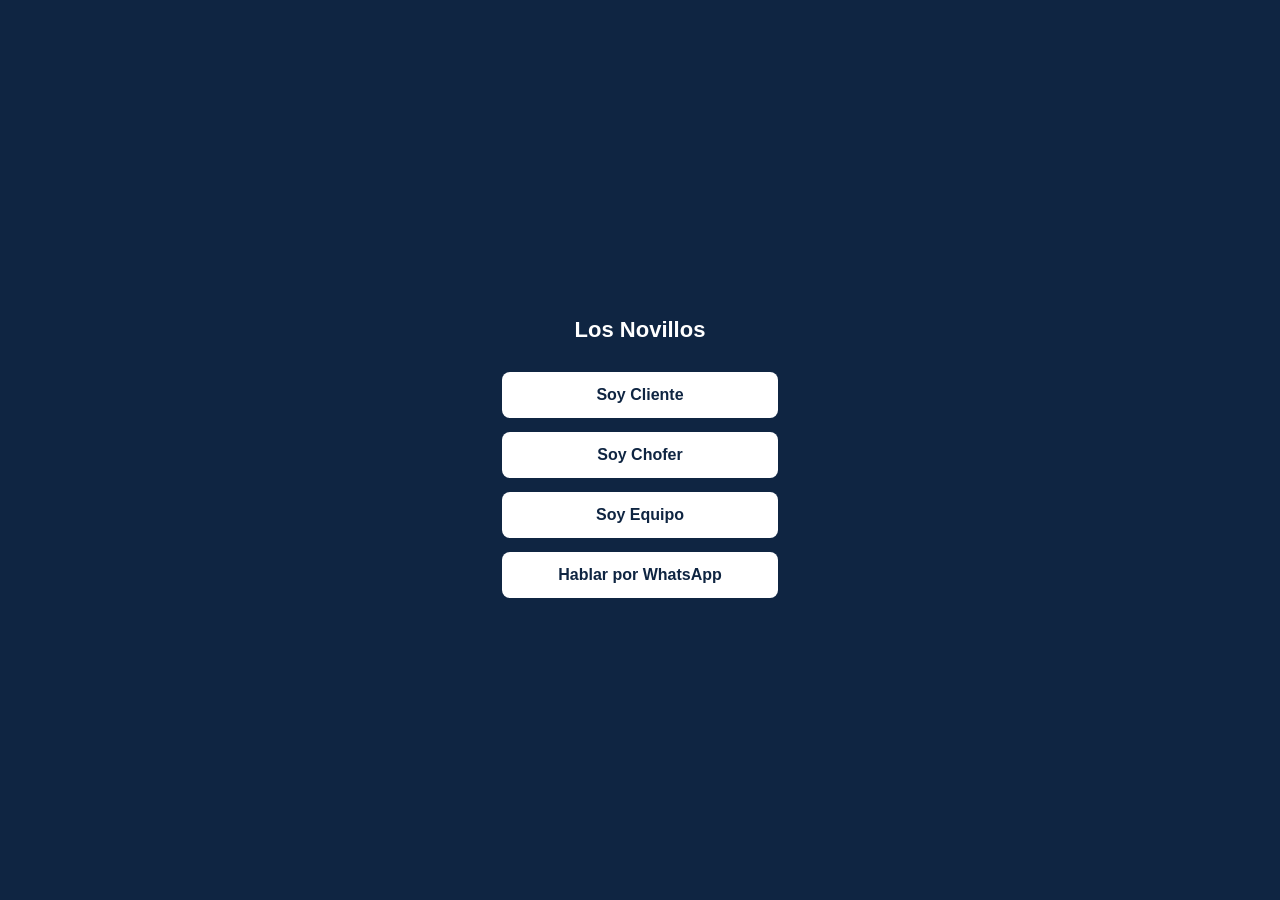
<file: index.html>
<!DOCTYPE html>
<html lang="es">
<head><meta charset="UTF-8"><title>Los Novillos</title>
<style>
  body{font-family:sans-serif;background:#0F2542;color:#fff;display:flex;flex-direction:column;align-items:center;justify-content:center;height:100vh;margin:0;gap:14px;}
  h1{font-size:22px;}
  a{background:#fff;color:#0F2542;padding:14px 28px;border-radius:8px;text-decoration:none;font-weight:bold;width:220px;text-align:center;}
</style></head>
<body>
  <h1>Los Novillos</h1>
  <a href="app-cliente.html">Soy Cliente</a>
  <a href="app-chofer.html">Soy Chofer</a>
  <a href="app-equipo.html">Soy Equipo</a>
  <a href="bot-whatsapp.html">Hablar por WhatsApp</a>
</body>
</html>
</file>
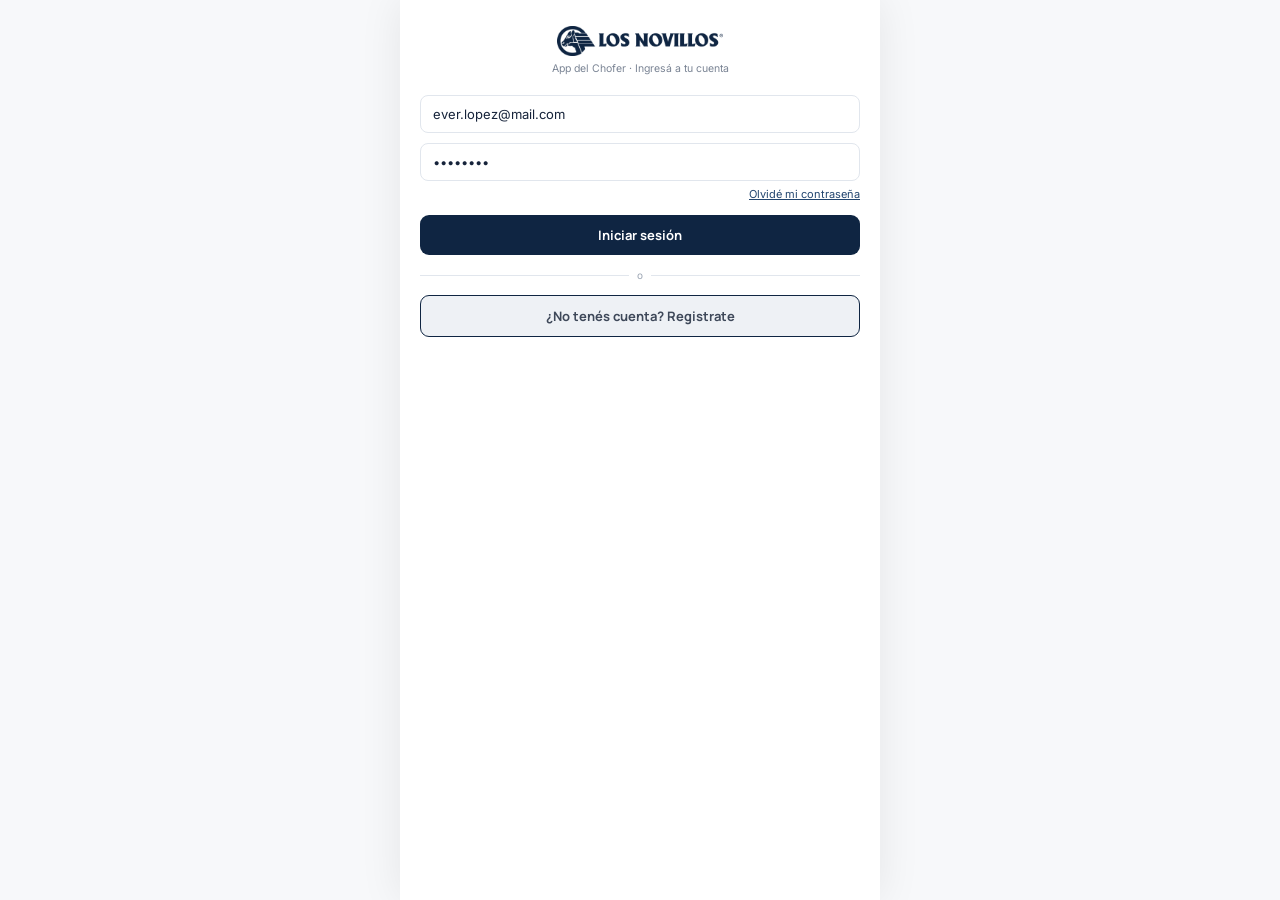
<file: app-chofer.html>
<!DOCTYPE html>
<html lang="es">
<head>
<meta charset="UTF-8">
<meta name="viewport" content="width=device-width, initial-scale=1.0">
<title>Los Novillos — App Chofer</title>
<link rel="preconnect" href="https://fonts.googleapis.com">
<link href="https://fonts.googleapis.com/css2?family=Manrope:wght@500;600;700;800&family=Inter:wght@400;500;600;700&family=JetBrains+Mono:wght@400;500;700&display=swap" rel="stylesheet">
<link rel="stylesheet" href="design-system.css">
</head>
<body>
<div id="app-root">
  <div id="chofer-content" style="flex:1;display:flex;flex-direction:column;overflow:hidden;"></div>
  <div class="tabbar">
    <button class="tabitem active" id="chtab-viajes" onclick="lnChoferTab('viajes')"><div class="ic"></div>Mis viajes</button>
    <button class="tabitem" id="chtab-perfil" onclick="lnChoferTab('perfil')"><div class="ic"></div>Perfil</button>
  </div>
</div>

<script>
const CONST = {
  TARIFA_KM_JAULA_SIMPLE: 4100, TARIFA_KM_BITREN: 6000, PORCENTAJE_KM_PLUS: 0.05,
  MIN_KM_PLUS_CANJE: 500, MIN_KM_PLUS_POR_OPERACION: 100, MAX_PORC_VIAJE_CON_KM_PLUS: 0.30,
  TASA_INTERES_ANUAL: 0.15, DIAS_ASIGNACION_CHOFER: 1, DIAS_ALERTA_VENCIMIENTO: 15,
};
function money(n){ return '$' + Math.round(n).toLocaleString('es-AR'); }
window.LOGO_WHITE = 'logo-white.png';
window.LOGO_NAVY = 'logo-navy.png';
</script>
<script>
(function(){
  
  const VIAJES_CHOFER = [
    {id:1, ruta:'Azul → Cañuelas', detalle:'62 cabezas · mañana 08:00', estado:'asignado', tipo:'hacienda', km_est:340},
    {id:2, ruta:'Tandil → CABA', detalle:'18.400 kg granos · hoy', estado:'en_ruta', tipo:'granos', km_est:310},
    {id:3, ruta:'Bolívar → Quequén', detalle:'80 cabezas · 04/08', estado:'entregado', tipo:'hacienda', km_est:210},
    {id:4, ruta:'9 de Julio → Rosario', detalle:'18.000 kg granos · 01/08', estado:'entregado', tipo:'granos', km_est:290},
  ];
  let choferState = { tab:'viajes', authed:false, authMode:'login', viajeAbierto:null, paso:'confirmar', gastos:[], kmReal:'', firmaReceptor:false, firmaChofer:false, estadoHacienda:'bueno' };

  function explain(t){ const el = document.getElementById('chofer-explainer'); if(el) el.textContent = t; }

  window.lnChoferTab = function(tab){
    choferState.tab = tab; choferState.viajeAbierto = null;
    ['viajes','perfil'].forEach(t=> document.getElementById('chtab-'+t).classList.toggle('active', t===tab));
    render();
  };

  function renderAuth(el){
    document.querySelector('.tabbar').style.display = 'none';
    explain('El chofer también inicia sesión antes de ver sus viajes — cuenta creada por Los Novillos, con su documentación ya cargada.');
    if(choferState.authMode === 'login'){
      el.innerHTML = `
        <div class="auth-screen">
          <img src="${window.LOGO_NAVY}" class="auth-logo">
          <div class="auth-sub">App del Chofer · Ingresá a tu cuenta</div>
          <input class="auth-input" placeholder="Correo electrónico" value="ever.lopez@mail.com">
          <input class="auth-input" type="password" placeholder="Contraseña" value="••••••••">
          <div class="auth-link" style="text-align:right;margin-top:-4px;margin-bottom:14px;">Olvidé mi contraseña</div>
          <button class="btn btn-primary" style="width:100%;" onclick="window.__lnChoferLogin()">Iniciar sesión</button>
          <div class="auth-divider">o</div>
          <button class="btn btn-secondary" style="width:100%;border:1.5px solid var(--navy);" onclick="window.__lnChoferAuthMode('registro')">¿No tenés cuenta? <b>Registrate</b></button>
        </div>`;
    } else {
      el.innerHTML = `
        <div class="auth-screen">
          <div style="display:flex;align-items:center;gap:10px;margin-bottom:14px;">
            <span style="cursor:pointer;font-size:16px;" onclick="window.__lnChoferAuthMode('login')">←</span>
            <div style="font-family:'Manrope';font-weight:700;font-size:15px;color:var(--navy);">Creá tu cuenta de chofer</div>
          </div>
          <input class="auth-input" placeholder="Ingresá tu nombre" value="Ever">
          <input class="auth-input" placeholder="Ingresá tu apellido" value="López">
          <input class="auth-input" placeholder="Ingresá tu email">
          <input class="auth-input" type="password" placeholder="Creá tu contraseña">
          <input class="auth-input" placeholder="+54 11 2233 4455">
          <input class="auth-input" placeholder="N.º de licencia de conducir">
          <button class="btn btn-primary" style="width:100%;" onclick="window.__lnChoferLogin()">Registrarse</button>
        </div>`;
    }
    window.__lnChoferAuthMode = function(m){ choferState.authMode = m; render(); };
    window.__lnChoferLogin = function(){
      choferState.authed = true;
      document.querySelector('.tabbar').style.display = '';
      render();
    };
  }

  function render(){
    const el = document.getElementById('chofer-content');
    if(!choferState.authed) return renderAuth(el);
    if(choferState.tab === 'perfil') return renderPerfil(el);
    if(choferState.viajeAbierto) return renderDetalle(el);
    return renderLista(el);
  }

  function renderLista(el){
    explain('Los viajes ya asignados por Nuestro equipo (24 hs antes) le llegan al chofer con todo pre-cargado. Los activos y los ya terminados se ven por separado.');
    const activos = VIAJES_CHOFER.filter(v=>v.estado!=='entregado');
    const historicos = VIAJES_CHOFER.filter(v=>v.estado==='entregado');
    const card = v => `
          <div class="card" style="padding:11px 12px;margin-bottom:8px;cursor:pointer;" onclick="window.__lnAbrirViaje(${v.id})">
            <div class="tag ${v.estado==='asignado'?'navy':(v.estado==='entregado'?'gray':'green')}" style="font-size:9px;">${v.estado==='asignado'?'Asignado':(v.estado==='entregado'?'Entregado':'En curso')}</div>
            <div style="font-family:'Manrope';font-weight:700;font-size:12px;margin-top:6px;">${v.ruta}</div>
            <div style="font-family:'Inter';font-size:9.5px;color:var(--gray-500);margin-top:2px;">${v.detalle}</div>
          </div>`;
    el.innerHTML = `
      <div class="appbar"><div class="appbar-title">Mis viajes</div></div>
      <div class="phone-body">
        <div style="font-family:'Inter';font-size:9.5px;font-weight:700;color:var(--gray-500);margin-bottom:6px;">ACTIVOS</div>
        ${activos.map(card).join('') || '<div style="font-size:10px;color:var(--gray-400);margin-bottom:10px;">Sin viajes activos.</div>'}
        <div style="font-family:'Inter';font-size:9.5px;font-weight:700;color:var(--gray-500);margin:10px 0 6px;">HISTÓRICO</div>
        ${historicos.map(card).join('')}
      </div>`;
    window.__lnAbrirViaje = function(id){
      choferState.viajeAbierto = VIAJES_CHOFER.find(v=>v.id===id);
      choferState.paso = choferState.viajeAbierto.estado === 'en_ruta' ? 'ruta' : (choferState.viajeAbierto.estado === 'entregado' ? 'entregado' : 'confirmar');
      choferState.gastos = []; choferState.kmReal=''; choferState.firmaReceptor=false; choferState.firmaChofer=false;
      render();
    };
  }

  function renderDetalle(el){
    const v = choferState.viajeAbierto;
    const back = `<div style="font-family:'Inter';font-size:10px;color:var(--navy);cursor:pointer;" onclick="window.__lnVolverLista()">← Mis viajes</div>`;
    window.__lnVolverLista = function(){ choferState.viajeAbierto = null; render(); };

    if(choferState.paso === 'confirmar'){
      explain('"Confirmar viaje" en vez de "Aceptar" — confirmarlo no es opcional para el chofer.');
      el.innerHTML = `<div class="appbar">${back}<div class="appbar-title" style="margin-top:4px;">${v.ruta}</div></div>
        <div class="phone-body">
          <div class="card" style="padding:11px 12px;">
            <div class="tag navy" style="font-size:9px;">Asignado</div>
            <div style="font-family:'Inter';font-size:11px;margin-top:6px;">${v.detalle}</div>
            <button class="btn btn-primary" style="width:100%;margin-top:10px;" onclick="window.__lnConfirmarViaje()">Confirmar viaje</button>
          </div>
        </div>`;
      window.__lnConfirmarViaje = function(){ choferState.paso = 'carga'; render(); };
      return;
    }
    if(choferState.paso === 'carga'){
      explain('Estado de la hacienda y foto de guía SENASA al cargar. La guía la completa el encargado de campo — el chofer solo verifica que esté. No hay firma en este paso.');
      el.innerHTML = `<div class="appbar">${back}<div class="appbar-title" style="margin-top:4px;">Carga en origen</div></div>
        <div class="phone-body">
          <label class="field-label" style="font-size:10px;">ESTADO DE LA HACIENDA</label>
          <div style="display:flex;gap:4px;margin-bottom:8px;">
            ${['bueno','regular','malo'].map(e=>`<button class="btn btn-sm" style="flex:1;background:${choferState.estadoHacienda===e?'var(--navy)':'var(--gray-100)'};color:${choferState.estadoHacienda===e?'#fff':'var(--gray-700)'};" onclick="window.__lnSetEstado('${e}')">${e}</button>`).join('')}
          </div>
          <label class="field-label" style="font-size:10px;">GUÍA SENASA / REMITENTE</label>
          <div class="card" style="padding:8px 10px;font-size:9.5px;color:var(--gray-600);margin-bottom:6px;">Carga el encargado de campo · el chofer verifica</div>
          <div style="border:1.5px dashed var(--gray-300);border-radius:6px;padding:8px;text-align:center;font-size:9.5px;color:var(--gray-500);margin-bottom:10px;" onclick="alert('Foto de guía adjuntada (simulado)')">+ Foto de la guía</div>
          <button class="btn btn-primary" style="width:100%;" onclick="window.__lnIrRuta()">Continuar</button>
        </div>`;
      window.__lnSetEstado = function(e){ choferState.estadoHacienda = e; render(); };
      window.__lnIrRuta = function(){ choferState.paso = 'ruta'; render(); };
      return;
    }
    if(choferState.paso === 'ruta'){
      explain('En ruta: combustible y peajes no se cargan acá (van por YPF / TelePase). Cada gasto lleva nombre, importe y foto del ticket.');
      el.innerHTML = `<div class="appbar">${back}<div class="appbar-title" style="margin-top:4px;">En ruta</div></div>
        <div class="phone-body">
          <div style="background:var(--green);border-radius:8px;padding:9px;text-align:center;font-family:'Manrope';font-weight:700;color:#fff;font-size:11px;margin-bottom:10px;">Viaje iniciado ▶</div>
          <label class="field-label" style="font-size:10px;">GASTOS (lavado, gomería, extraordinario)</label>
          <div id="gastos-list">${choferState.gastos.map(g=>`<div class="card" style="padding:7px 9px;font-size:10px;margin-bottom:5px;display:flex;justify-content:space-between;align-items:center;"><span>${g.foto?'📎 ':''}${g.label}</span><b>${money(g.monto)}</b></div>`).join('')}</div>
          <div id="gasto-form-area"></div>
          <button class="btn btn-secondary" style="width:100%;margin-bottom:10px;" onclick="window.__lnMostrarFormGasto()">+ Cargar gasto</button>
          <button class="btn btn-primary" style="width:100%;" onclick="window.__lnFinalizarPaso()">Ir a finalizar viaje</button>
        </div>`;
      window.__lnMostrarFormGasto = function(){
        document.getElementById('gasto-form-area').innerHTML = `
          <div class="card" style="padding:9px;margin-bottom:10px;">
            <label class="field-label" style="font-size:9px;">NOMBRE DEL GASTO</label>
            <input id="g-nombre" placeholder="ej: Lavado del camión" style="font-size:10.5px;margin-bottom:6px;">
            <label class="field-label" style="font-size:9px;">IMPORTE</label>
            <input id="g-importe" type="number" placeholder="$" style="font-size:10.5px;margin-bottom:6px;">
            <label class="field-label" style="font-size:9px;">FOTO DEL TICKET</label>
            <div id="g-foto-btn" style="border:1.5px dashed var(--gray-300);border-radius:6px;padding:8px;text-align:center;font-size:9.5px;color:var(--gray-500);margin-bottom:8px;cursor:pointer;" onclick="window.__lnFotoTicket()">📷 Tomar foto</div>
            <button class="btn btn-primary btn-sm" style="width:100%;" onclick="window.__lnGuardarGasto()">Guardar gasto</button>
          </div>`;
        window.__gastoFotoOk = false;
        window.__lnFotoTicket = function(){
          window.__gastoFotoOk = true;
          document.getElementById('g-foto-btn').innerHTML = '✅ Foto adjuntada';
          document.getElementById('g-foto-btn').style.color = 'var(--green)';
        };
        window.__lnGuardarGasto = function(){
          const nombre = document.getElementById('g-nombre').value || 'Gasto';
          const importe = parseFloat(document.getElementById('g-importe').value) || 0;
          choferState.gastos.push({label: nombre, monto: importe, foto: window.__gastoFotoOk});
          render();
        };
      };
      window.__lnFinalizarPaso = function(){ choferState.paso = 'finalizar'; render(); };
      return;
    }
    if(choferState.paso === 'finalizar'){
      explain('Km reales del odómetro + firma del receptor + firma del chofer, ambas dibujadas de verdad — las dos firmas del viaje entero pasan acá, al finalizar.');
      el.innerHTML = `<div class="appbar">${back}<div class="appbar-title" style="margin-top:4px;">Finalizar viaje</div></div>
        <div class="phone-body">
          <label class="field-label" style="font-size:10px;">KM REALES DEL VIAJE</label>
          <input id="ch-km" type="number" placeholder="ej: 352" value="${choferState.kmReal}" style="font-size:11px;margin-bottom:10px;">
          <label class="field-label" style="font-size:10px;">FIRMA DEL RECEPTOR</label>
          <div class="sig-canvas-wrap" style="height:70px;margin-bottom:4px;"><canvas id="sig-receptor" height="70"></canvas><button class="sig-clear" onclick="window.__lnLimpiarFirma('receptor')">borrar</button></div>
          <div style="font-size:8.5px;color:${choferState.firmaReceptor?'var(--green)':'var(--gray-400)'};margin-bottom:8px;">${choferState.firmaReceptor?'✓ Firmado':'Dibujá la firma arriba'}</div>
          <label class="field-label" style="font-size:10px;">FIRMA DEL CHOFER</label>
          <div class="sig-canvas-wrap" style="height:70px;margin-bottom:4px;"><canvas id="sig-chofer" height="70"></canvas><button class="sig-clear" onclick="window.__lnLimpiarFirma('chofer')">borrar</button></div>
          <div style="font-size:8.5px;color:${choferState.firmaChofer?'var(--green)':'var(--gray-400)'};margin-bottom:10px;">${choferState.firmaChofer?'✓ Firmado':'Dibujá la firma arriba'}</div>
          <button class="btn btn-primary" style="width:100%;" onclick="window.__lnConfirmarEntrega()">Confirmar entrega</button>
        </div>`;
      window.__lnSigCanvases = window.__lnSigCanvases || {};
      ['receptor','chofer'].forEach(who=>{
        const canvas = document.getElementById('sig-'+who);
        const ctx = canvas.getContext('2d');
        const resize = ()=>{ canvas.width = canvas.clientWidth; canvas.height = 70; };
        resize();
        ctx.strokeStyle = getComputedStyle(document.documentElement).getPropertyValue('--navy') || '#0F2542';
        ctx.lineWidth = 2; ctx.lineCap = 'round';
        let drawing = false;
        function pos(e){ const r = canvas.getBoundingClientRect(); const p = e.touches ? e.touches[0] : e; return {x:p.clientX-r.left, y:p.clientY-r.top}; }
        function start(e){ drawing = true; const p = pos(e); ctx.beginPath(); ctx.moveTo(p.x,p.y); e.preventDefault(); }
        function move(e){ if(!drawing) return; const p = pos(e); ctx.lineTo(p.x,p.y); ctx.stroke();
          if(who==='receptor') choferState.firmaReceptor = true; else choferState.firmaChofer = true;
          const label = document.querySelector('#sig-'+who).parentElement.nextElementSibling;
          if(label){ label.textContent = '✓ Firmado'; label.style.color = 'var(--green)'; }
          e.preventDefault();
        }
        function end(){ drawing = false; }
        canvas.addEventListener('mousedown', start); canvas.addEventListener('mousemove', move); window.addEventListener('mouseup', end);
        canvas.addEventListener('touchstart', start); canvas.addEventListener('touchmove', move); canvas.addEventListener('touchend', end);
      });
      window.__lnLimpiarFirma = function(who){
        const canvas = document.getElementById('sig-'+who);
        canvas.getContext('2d').clearRect(0,0,canvas.width,canvas.height);
        if(who==='receptor') choferState.firmaReceptor = false; else choferState.firmaChofer = false;
        render();
      };
      window.__lnConfirmarEntrega = function(){
        choferState.kmReal = document.getElementById('ch-km').value || 352;
        if(!choferState.firmaReceptor || !choferState.firmaChofer){ alert('Faltan firmas — dibujá ambas antes de confirmar.'); return; }
        choferState.paso = 'entregado';
        render();
      };
      return;
    }
    if(choferState.paso === 'entregado'){
      const tarifa = v.tipo==='granos'?CONST.TARIFA_KM_BITREN:CONST.TARIFA_KM_JAULA_SIMPLE;
      const montoFinal = tarifa * (parseFloat(choferState.kmReal)||v.km_est);
      explain('Al finalizar se genera el remito automáticamente (estado de hacienda, guía, km real, ambas firmas) y se ajusta el monto final por el kilometraje real.');
      el.innerHTML = `<div class="appbar">${back}<div class="appbar-title" style="margin-top:4px;">Remito generado</div></div>
        <div class="phone-body">
          <div class="card" style="padding:12px;">
            <div class="tag green" style="font-size:9px;">Entregado</div>
            <div style="font-family:'Inter';font-size:10.5px;margin-top:8px;line-height:1.6;">
              Estado hacienda: <b>${choferState.estadoHacienda}</b><br>
              Km real: <b>${choferState.kmReal||v.km_est}</b><br>
              Monto ajustado: <b>${money(montoFinal)}</b><br>
              Firmas: <b>receptor ✓ / chofer ✓</b>
            </div>
          </div>
          <div style="font-family:'Inter';font-size:9.5px;color:var(--gray-500);margin-top:8px;">PDF enviado por WhatsApp y por la App al cliente.</div>
        </div>`;
    }
  }

  function renderPerfil(el){
    explain('Perfil del chofer: viáticos, historial, documentos con vencimiento (bloquean asignación si vencen) y reporte de siniestros.');
    el.innerHTML = `
      <div class="appbar"><div class="appbar-title">Mi perfil</div></div>
      <div class="phone-body">
        <div style="background:var(--navy);border-radius:10px;padding:11px;color:#fff;margin-bottom:8px;">
          <div style="display:flex;align-items:center;gap:10px;">
            <div style="width:38px;height:38px;border-radius:50%;background:linear-gradient(135deg,#3A5279,#17335C);display:flex;align-items:center;justify-content:center;font-family:'Manrope';font-weight:800;font-size:13px;flex-shrink:0;border:2px solid rgba(255,255,255,.25);">EL</div>
            <div style="flex:1;">
              <div style="font-family:'Manrope';font-weight:700;font-size:12px;">Ever López</div>
              <div style="font-family:'Inter';font-size:8.5px;color:#9DB0CB;">Chofer · Los Novillos</div>
            </div>
            <div style="text-align:right;"><div style="font-family:'JetBrains Mono';font-weight:700;font-size:13px;">$132.400</div><div style="font-family:'Inter';font-size:7.5px;color:#9DB0CB;">viáticos</div></div>
          </div>
        </div>
        <div style="display:grid;grid-template-columns:1fr 1fr;gap:6px;margin-bottom:8px;">
          <div class="card" style="padding:8px;text-align:center;"><div style="font-family:'JetBrains Mono';font-weight:700;font-size:13px;">318</div><div style="font-size:8px;color:var(--gray-500);">viajes</div></div>
          <div class="card" style="padding:8px;text-align:center;"><div style="font-family:'JetBrains Mono';font-weight:700;font-size:13px;color:var(--gold);">4,7★</div><div style="font-size:8px;color:var(--gray-500);">puntaje</div></div>
        </div>
        <div style="font-family:'Inter';font-size:9px;font-weight:700;color:var(--gray-500);margin-bottom:5px;">DOCUMENTACIÓN</div>
        <div class="card" style="padding:7px 9px;display:flex;justify-content:space-between;margin-bottom:4px;"><span style="font-size:9.5px;">Licencia</span><span class="tag green" style="font-size:8px;">Vigente</span></div>
        <div class="card" style="padding:7px 9px;display:flex;justify-content:space-between;margin-bottom:4px;"><span style="font-size:9.5px;">ART</span><span class="tag green" style="font-size:8px;">Vigente</span></div>
        <div class="card" style="padding:7px 9px;display:flex;justify-content:space-between;margin-bottom:8px;"><span style="font-size:9.5px;">VTV camión</span><span class="tag red" style="font-size:8px;">Vencida</span></div>
        <div style="font-family:'Inter';font-size:8.5px;color:var(--red);margin-bottom:10px;">⚠ Con la VTV vencida, este chofer no aparecería para asignar un viaje nuevo.</div>
        <button class="btn btn-secondary" style="width:100%;" onclick="window.__lnReportarSiniestro()">🚨 Reportar siniestro</button>
        <div id="siniestro-area"></div>
      </div>`;
    window.__lnReportarSiniestro = function(){
      document.getElementById('siniestro-area').innerHTML = `
        <div class="card" style="padding:9px;margin-top:8px;">
          <label class="field-label" style="font-size:9px;">DESCRIPCIÓN BREVE</label>
          <textarea id="sin-desc" rows="2" style="font-size:10px;margin-bottom:6px;">Choque leve, sin heridos</textarea>
          <button class="btn btn-primary btn-sm" style="width:100%;" onclick="window.__lnEnviarSiniestro()">Enviar a Ofelia</button>
        </div>`;
      window.__lnEnviarSiniestro = function(){
        alert('Siniestro informado. Ofelia recibe la alerta con estos datos y arma la denuncia — el chofer no gestiona el seguro.');
      };
    };
  }

  render();
})();
</script>
</body>
</html>
</file>
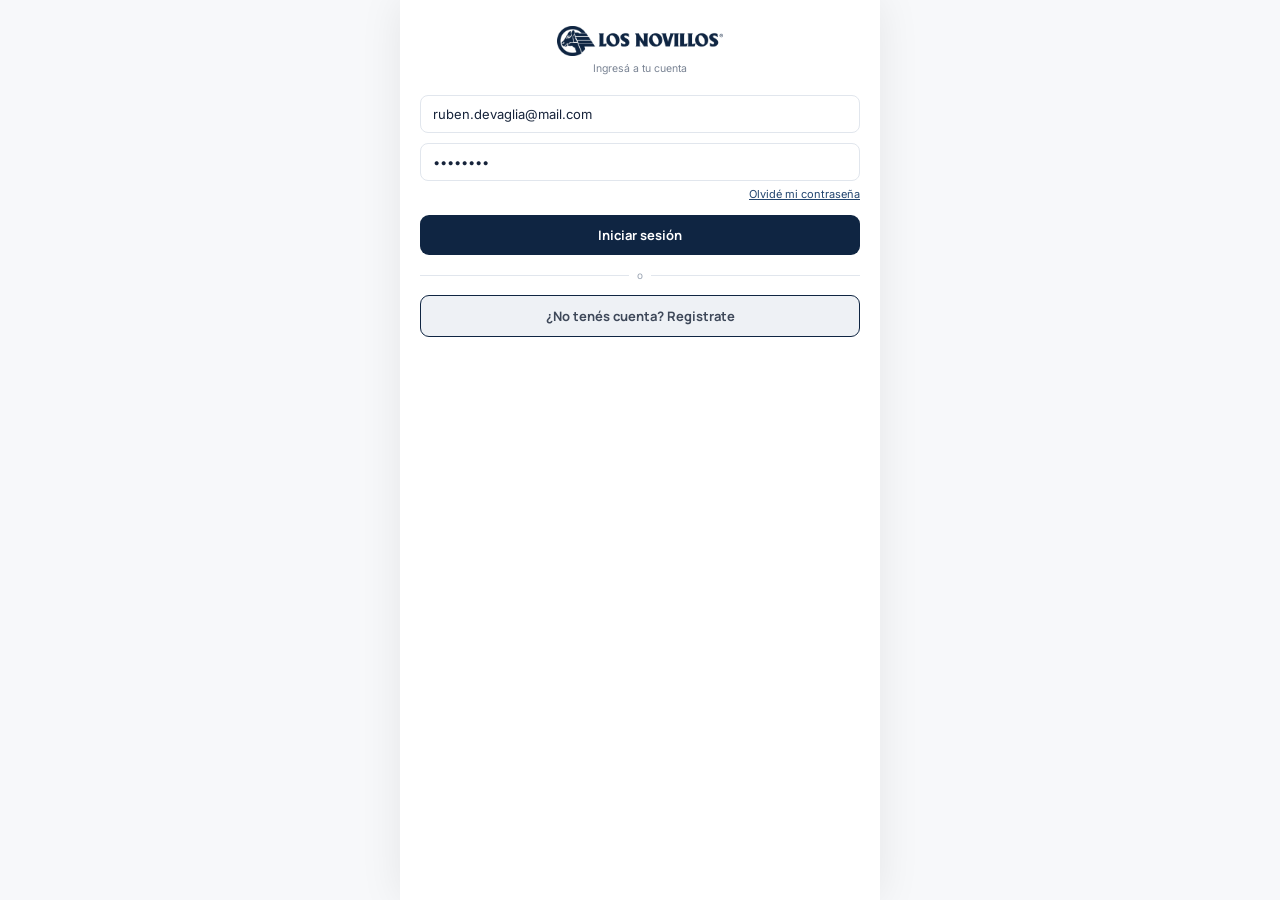
<file: app-cliente.html>
<!DOCTYPE html>
<html lang="es">
<head>
<meta charset="UTF-8">
<meta name="viewport" content="width=device-width, initial-scale=1.0">
<title>Los Novillos — App Cliente</title>
<link rel="preconnect" href="https://fonts.googleapis.com">
<link href="https://fonts.googleapis.com/css2?family=Manrope:wght@500;600;700;800&family=Inter:wght@400;500;600;700&family=JetBrains+Mono:wght@400;500;700&display=swap" rel="stylesheet">
<link rel="stylesheet" href="design-system.css">
</head>
<body>
<div id="app-root">
  <div id="cliente-content" style="flex:1;display:flex;flex-direction:column;overflow:hidden;"></div>
  <div class="tabbar">
    <button class="tabitem active" id="ctab-pedir" onclick="lnClienteTab('pedir')"><div class="ic"></div>Pedir viaje</button>
    <button class="tabitem" id="ctab-viaje" onclick="lnClienteTab('viaje')"><div class="ic"></div>Mi viaje</button>
    <button class="tabitem" id="ctab-cuenta" onclick="lnClienteTab('cuenta')"><div class="ic"></div>Mi cuenta</button>
  </div>
</div>

<script>
const CONST = {
  TARIFA_KM_JAULA_SIMPLE: 4100, TARIFA_KM_BITREN: 6000, PORCENTAJE_KM_PLUS: 0.05,
  MIN_KM_PLUS_CANJE: 500, MIN_KM_PLUS_POR_OPERACION: 100, MAX_PORC_VIAJE_CON_KM_PLUS: 0.30,
  TASA_INTERES_ANUAL: 0.15, DIAS_ASIGNACION_CHOFER: 1, DIAS_ALERTA_VENCIMIENTO: 15,
};
function money(n){ return '$' + Math.round(n).toLocaleString('es-AR'); }
window.LOGO_WHITE = 'logo-white.png';
window.LOGO_NAVY = 'logo-navy.png';
</script>
<script>
(function(){
  
  let clienteState = {
    tab: 'pedir',
    authed: false, authMode: 'login',
    pedido: {origen:'Estancia La Aurora, Azul', destino:'Frigorífico Cañuelas', tipo:'hacienda', cabezas:62, km:340, fecha:''},
    cotizado: false,
    viajeEstado: 'pedido', // pedido -> confirmado -> asignado -> en_ruta -> en_carga -> entregado
    propuesta: null,
  };

  function explain(t){ const el = document.getElementById('cliente-explainer'); if(el) el.textContent = t; }

  window.lnClienteTab = function(tab){
    clienteState.tab = tab;
    ['pedir','viaje','cuenta'].forEach(t=>{
      document.getElementById('ctab-'+t).classList.toggle('active', t===tab);
    });
    render();
  };

  function calcTarifa(){
    const tarifa = clienteState.pedido.tipo === 'granos' ? CONST.TARIFA_KM_BITREN : CONST.TARIFA_KM_JAULA_SIMPLE;
    return tarifa * clienteState.pedido.km;
  }

  function renderAuth(el){
    document.querySelector('.tabbar').style.display = 'none';
    explain('Antes de pedir un viaje, el cliente inicia sesión o se registra — mismo patrón que cualquier app del mercado ganadero.');
    if(clienteState.authMode === 'login'){
      el.innerHTML = `
        <div class="auth-screen">
          <img src="${window.LOGO_NAVY}" class="auth-logo">
          <div class="auth-sub">Ingresá a tu cuenta</div>
          <input class="auth-input" placeholder="Correo electrónico" value="ruben.devaglia@mail.com">
          <input class="auth-input" type="password" placeholder="Contraseña" value="••••••••">
          <div class="auth-link" style="text-align:right;margin-top:-4px;margin-bottom:14px;">Olvidé mi contraseña</div>
          <button class="btn btn-primary" style="width:100%;" onclick="window.__lnLogin()">Iniciar sesión</button>
          <div class="auth-divider">o</div>
          <button class="btn btn-secondary" style="width:100%;border:1.5px solid var(--navy);" onclick="window.__lnAuthMode('registro')">¿No tenés cuenta? <b>Registrate</b></button>
        </div>`;
    } else {
      el.innerHTML = `
        <div class="auth-screen">
          <div style="display:flex;align-items:center;gap:10px;margin-bottom:14px;">
            <span style="cursor:pointer;font-size:16px;" onclick="window.__lnAuthMode('login')">←</span>
            <div style="font-family:'Manrope';font-weight:700;font-size:15px;color:var(--navy);">Creá tu cuenta</div>
          </div>
          <input class="auth-input" placeholder="Ingresá tu nombre" value="Rubén">
          <input class="auth-input" placeholder="Ingresá tu apellido" value="Devaglia">
          <input class="auth-input" placeholder="Ingresá tu email">
          <input class="auth-input" type="password" placeholder="Creá tu contraseña">
          <input class="auth-input" placeholder="+54 11 2233 4455">
          <select class="auth-input"><option>Provincia</option><option>Buenos Aires</option></select>
          <select class="auth-input"><option>Partido</option><option>Azul</option></select>
          <button class="btn btn-primary" style="width:100%;" onclick="window.__lnLogin()">Registrarse</button>
        </div>`;
    }
    window.__lnAuthMode = function(m){ clienteState.authMode = m; render(); };
    window.__lnLogin = function(){
      clienteState.authed = true;
      document.querySelector('.tabbar').style.display = '';
      render();
    };
  }

  function render(){
    const el = document.getElementById('cliente-content');
    if(!clienteState.authed) return renderAuth(el);
    if(clienteState.tab === 'pedir') return renderPedir(el);
    if(clienteState.tab === 'viaje') return renderViaje(el);
    if(clienteState.tab === 'cuenta') return renderCuenta(el);
  }

  function renderPedir(el){
    explain('Completá el pedido y tocá "Ver cotización". Los campos son los mismos que pediría el bot de WhatsApp.');
    const p = clienteState.pedido;
    el.innerHTML = `
      <div class="appbar"><div class="appbar-title">Nuevo viaje</div></div>
      <div class="phone-body">
        <label class="field-label" style="font-size:10px;">ORIGEN</label>
        <input id="cf-origen" value="${p.origen}" style="font-size:11.5px;margin-bottom:8px;">
        <label class="field-label" style="font-size:10px;">DESTINO</label>
        <input id="cf-destino" value="${p.destino}" style="font-size:11.5px;margin-bottom:8px;">
        <label class="field-label" style="font-size:10px;">TIPO</label>
        <select id="cf-tipo" style="font-size:11.5px;margin-bottom:8px;">
          <option value="hacienda" ${p.tipo==='hacienda'?'selected':''}>🐄 Hacienda</option>
          <option value="granos" ${p.tipo==='granos'?'selected':''}>🌾 Granos</option>
        </select>
        <div style="display:flex;gap:8px;">
          <div style="flex:1;"><label class="field-label" style="font-size:10px;">CANTIDAD</label><input id="cf-cabezas" type="number" value="${p.cabezas}" style="font-size:11.5px;"></div>
          <div style="flex:1;"><label class="field-label" style="font-size:10px;">FECHA</label><input id="cf-fecha" type="date" style="font-size:11.5px;"></div>
        </div>
        <label class="field-label" style="font-size:10px;margin-top:8px;">KM ESTIMADOS (Google Maps)</label>
        <input id="cf-km" type="number" value="${p.km}" style="font-size:11.5px;margin-bottom:10px;">
        <button class="btn btn-primary" style="width:100%;" onclick="window.__lnClienteCotizar()">Ver cotización</button>
        <div id="cf-quote-area" style="margin-top:12px;"></div>
      </div>`;
    window.__lnClienteCotizar = function(){
      clienteState.pedido.origen = document.getElementById('cf-origen').value;
      clienteState.pedido.destino = document.getElementById('cf-destino').value;
      clienteState.pedido.tipo = document.getElementById('cf-tipo').value;
      clienteState.pedido.cabezas = document.getElementById('cf-cabezas').value;
      clienteState.pedido.km = parseFloat(document.getElementById('cf-km').value) || 340;
      clienteState.cotizado = true;
      clienteState.propuesta = Math.round(calcTarifa()*0.9);
      renderQuoteArea();
      explain('Dos caminos posibles, igual que en DiDi: aceptar la tarifa estándar (confirmación inmediata) o proponer tu propio precio (queda sujeto a aprobación). Disponible para cualquier tamaño de cliente.');
    };
    if(clienteState.cotizado) renderQuoteArea();
  }

  function renderQuoteArea(){
    const area = document.getElementById('cf-quote-area');
    if(!area) return;
    const monto = calcTarifa();
    area.innerHTML = `
      <div class="card" style="padding:9px 11px;border-color:var(--navy);margin-bottom:8px;">
        <div style="display:flex;justify-content:space-between;align-items:center;">
          <div style="font-family:'Manrope';font-weight:700;font-size:11px;">Tarifa estándar</div>
          <div style="font-family:'JetBrains Mono';font-weight:700;font-size:12px;color:var(--navy);">${money(monto)}</div>
        </div>
        <div class="tag green" style="margin-top:5px;font-size:8px;">Confirmación inmediata</div>
        <div style="font-family:'Inter';font-size:7px;color:var(--gray-500);margin-top:4px;">+ peajes, seguro y lavado. Podés pagar parte con Km LN Plus.</div>
        <button class="btn btn-primary btn-sm" style="width:100%;margin-top:6px;" onclick="window.__lnAceptarEstandar()">Aceptar esta tarifa</button>
      </div>
      <div class="card" style="padding:9px 11px;border-color:var(--gold);background:var(--gold-bg);">
        <div style="font-family:'Manrope';font-weight:700;font-size:11px;color:var(--gold);">💬 Proponé tu precio</div>
        <div style="display:flex;align-items:center;gap:6px;margin-top:6px;">
          <button class="btn btn-secondary btn-sm" onclick="window.__lnAjustarPropuesta(-50000)">−</button>
          <div style="flex:1;text-align:center;font-family:'JetBrains Mono';font-weight:700;font-size:12px;" id="cf-propuesta-val">${money(clienteState.propuesta)}</div>
          <button class="btn btn-secondary btn-sm" onclick="window.__lnAjustarPropuesta(50000)">+</button>
        </div>
        <div class="tag gold" style="margin-top:5px;font-size:8px;">Disponible para cualquier cliente · sujeto a aprobación</div>
        <button class="btn btn-secondary btn-sm" style="width:100%;margin-top:6px;" onclick="window.__lnEnviarPropuestaApp()">Enviar propuesta</button>
      </div>`;
    window.__lnAjustarPropuesta = function(delta){
      clienteState.propuesta = Math.max(0, clienteState.propuesta + delta);
      document.getElementById('cf-propuesta-val').textContent = money(clienteState.propuesta);
    };
    window.__lnAceptarEstandar = function(){
      clienteState.viajeEstado = 'pedido';
      explain('Pedido enviado. Mirá la pestaña "Mi viaje" — vas a ver que queda como "Pedido", pendiente de que Nuestro equipo confirme disponibilidad.');
      lnClienteTab('viaje');
    };
    window.__lnEnviarPropuestaApp = function(){
      explain('Propuesta enviada. Un asesor la revisa y te responde por este mismo canal — no impacta el calendario hasta que se apruebe.');
      alert('Propuesta de ' + money(clienteState.propuesta) + ' enviada. Sujeta a aprobación de un asesor.');
    };
  }

  const ESTADOS = ['pedido','confirmado','asignado','en_ruta','en_carga','entregado'];
  const ESTADO_LABEL = {pedido:'Pedido', confirmado:'Confirmado', asignado:'Chofer asignado', en_ruta:'En ruta', en_carga:'En carga', entregado:'Entregado'};

  function renderViaje(el){
    explain('Así ve el cliente el avance del viaje. Usá los botones para simular el paso del tiempo (en la vida real, esto lo dispara Nuestro equipo y el Chofer, no el cliente).');
    const idx = ESTADOS.indexOf(clienteState.viajeEstado);
    const p = clienteState.pedido;
    el.innerHTML = `
      <div class="appbar"><div class="appbar-title">${p.origen.split(',')[0]} → ${p.destino}</div><div class="appbar-sub">${p.cabezas} ${p.tipo==='granos'?'kg':'cabezas'}</div></div>
      <div class="phone-body">
        <div style="display:flex;justify-content:space-between;margin-bottom:14px;">
          ${ESTADOS.map((s,i)=>`<div style="text-align:center;flex:1;">
            <div style="width:18px;height:18px;border-radius:50%;margin:0 auto 4px;background:${i<=idx?'var(--navy)':'var(--gray-200)'};"></div>
            <div style="font-size:6.8px;font-family:'Inter';font-weight:700;color:${i<=idx?'var(--navy)':'var(--gray-400)'};">${ESTADO_LABEL[s]}</div>
          </div>`).join('')}
        </div>
        <div class="card" style="padding:12px;text-align:center;margin-bottom:10px;">
          <div class="tag ${idx<2?'gold':(idx<5?'navy':'green')}" style="font-size:9px;">${ESTADO_LABEL[clienteState.viajeEstado]}</div>
          <div style="font-family:'Inter';font-size:10px;color:var(--gray-500);margin-top:6px;">${estadoMensaje(idx)}</div>
        </div>
        ${clienteState.viajeEstado==='entregado' ? `
        <div style="background:var(--navy);border-radius:10px;padding:12px;color:#fff;margin-bottom:10px;">
          <div style="font-family:'Inter';font-size:9.5px;color:#9DB0CB;">Importe a pagar</div>
          <div style="font-family:'JetBrains Mono';font-weight:700;font-size:19px;margin-top:2px;">${money(calcTarifa())}</div>
          <div style="display:flex;gap:6px;margin-top:9px;">
            <button class="btn btn-sm" style="flex:1;background:rgba(255,255,255,.14);color:#fff;" onclick="alert('Pago simulado — transferencia, Mercado Pago o e-cheque.')">Pagar</button>
            <button class="btn btn-sm" style="flex:1.3;background:var(--green);color:#fff;" onclick="lnClienteTab('cuenta')">🌟 Pagar con LN Plus</button>
          </div>
        </div>` : ''}
        <button class="btn btn-secondary" style="width:100%;margin-bottom:8px;" ${idx>=ESTADOS.length-1?'disabled':''} onclick="window.__lnAvanzarViaje()">Simular siguiente paso →</button>
        <button class="btn btn-primary" style="width:100%;display:flex;align-items:center;justify-content:center;gap:6px;" onclick="window.__lnMensajeEmpresa()">💬 Chatea con nosotros</button>
      </div>`;
    window.__lnAvanzarViaje = function(){
      const i = ESTADOS.indexOf(clienteState.viajeEstado);
      if(i < ESTADOS.length-1){ clienteState.viajeEstado = ESTADOS[i+1]; render(); }
    };
    window.__lnMensajeEmpresa = function(){
      alert('Se abre el chat de WhatsApp con Los Novillos, con el número de este viaje ya cargado.');
    };
  }
  function estadoMensaje(i){
    return [
      'Nuestro equipo está validando si hay camión disponible para esa fecha.',
      'Camión y chofer confirmados — la asignación final se hace 24 hs antes del viaje.',
      'El chofer confirmó el viaje y está en camino a cargar.',
      'El viaje está en ruta al destino.',
      'El camión está cargando la hacienda o los granos en origen.',
    ][i] || 'Vas a recibir el remito y la factura por este mismo canal.';
  }

  function renderCuenta(el){
    explain('Vista estilo fintech: saldo con interés a la vista, LN Plus como el beneficio más visible de la app, viajes facturados y una forma de invitar a otros clientes.');
    el.innerHTML = `
      <div class="appbar"><div class="appbar-title">Mi cuenta</div><div class="appbar-sub">Los Novillos</div></div>
      <div class="phone-body">
        <div style="display:flex;align-items:center;gap:9px;margin-bottom:4px;">
          <div style="width:36px;height:36px;border-radius:50%;background:linear-gradient(135deg,#B98A3E,#8C6A2E);display:flex;align-items:center;justify-content:center;font-family:'Manrope';font-weight:800;font-size:12px;color:#fff;flex-shrink:0;">RD</div>
          <div style="flex:1;"><div style="font-family:'Manrope';font-weight:700;font-size:12.5px;color:var(--navy);">Rubén Devaglia</div><div style="font-family:'Inter';font-size:9px;color:var(--gray-500);">Cliente Los Novillos</div></div>
        </div>
        <div class="auth-link" style="text-align:left;margin:0 0 11px;" onclick="alert('Se abriría el formulario para editar tus datos de perfil.')">Editar perfil</div>
        <div style="background:var(--navy);border-radius:12px;padding:14px;color:#fff;margin-bottom:9px;">
          <div style="display:flex;justify-content:space-between;align-items:flex-start;">
            <div><div style="font-family:'Inter';font-size:10px;color:#9DB0CB;">Saldo a pagar</div><div style="font-family:'JetBrains Mono';font-weight:700;font-size:20px;margin-top:3px;">$318.500</div></div>
            <div style="text-align:right;background:rgba(30,158,99,.22);border-radius:8px;padding:5px 8px;">
              <div style="font-family:'JetBrains Mono';font-weight:700;font-size:11px;color:#5CD99B;">+${(CONST.TASA_INTERES_ANUAL*100)}% anual</div>
              <div style="font-family:'Inter';font-size:7.5px;color:#9DB0CB;">interés en cuenta</div>
            </div>
          </div>
          <div style="display:flex;gap:6px;margin-top:10px;">
            <button class="btn btn-secondary btn-sm" style="flex:1;background:rgba(255,255,255,.14);color:#fff;" onclick="alert('Pago simulado — el comprobante quedaría asociado al viaje sin planilla.')">Pagar todo</button>
            <button class="btn btn-secondary btn-sm" style="flex:1;background:rgba(255,255,255,.14);color:#fff;" onclick="alert('Pago parcial simulado.')">Pago parcial</button>
          </div>
        </div>

        <div style="background:linear-gradient(135deg,#E7F6EE,#D5F1E3);border:1.5px solid var(--green);border-radius:12px;padding:13px;margin-bottom:9px;box-shadow:0 4px 14px rgba(30,158,99,.15);">
          <div style="display:flex;justify-content:space-between;align-items:center;">
            <div style="font-family:'Manrope';font-weight:800;font-size:12px;color:var(--green);">🌟 LN PLUS</div>
            <div class="tag green" style="font-size:8px;">Tu beneficio</div>
          </div>
          <div style="display:flex;gap:14px;margin-top:8px;">
            <div><div style="font-family:'JetBrains Mono';font-weight:700;font-size:16px;color:var(--navy);">1.240 km</div><div style="font-family:'Inter';font-size:7.5px;color:var(--gray-600);">hacienda</div></div>
            <div><div style="font-family:'JetBrains Mono';font-weight:700;font-size:16px;color:var(--navy);">0 km</div><div style="font-family:'Inter';font-size:7.5px;color:var(--gray-600);">granos</div></div>
          </div>
          <button class="btn" style="width:100%;margin-top:9px;background:var(--green);color:#fff;" onclick="window.__lnPagarConKmPlus()">Pagar este viaje con LN Plus</button>
        </div>

        <div style="font-family:'Inter';font-size:9.5px;font-weight:700;color:var(--gray-500);margin-bottom:5px;">VIAJES FACTURADOS</div>
        <div class="card" style="padding:8px 10px;display:flex;justify-content:space-between;margin-bottom:6px;">
          <div><div style="font-family:'Inter';font-weight:700;font-size:10.5px;">Azul → Cañuelas</div><div style="font-family:'Inter';font-size:8.5px;color:var(--gray-500);">Factura A-004821</div></div>
          <div style="font-family:'JetBrains Mono';font-weight:700;font-size:11px;">$196.200</div>
        </div>
        <div class="card" style="padding:8px 10px;display:flex;justify-content:space-between;margin-bottom:9px;">
          <div><div style="font-family:'Inter';font-weight:700;font-size:10.5px;">Tandil → CABA</div><div style="font-family:'Inter';font-size:8.5px;color:var(--gray-500);">Factura A-004798</div></div>
          <div style="font-family:'JetBrains Mono';font-weight:700;font-size:11px;">$122.300</div>
        </div>

        <div style="background:var(--gold-bg);border:1px dashed var(--gold);border-radius:10px;padding:11px;text-align:center;">
          <div style="font-family:'Manrope';font-weight:700;font-size:11.5px;color:var(--gold);">🎁 Compartí y gana millas</div>
          <div style="font-family:'Inter';font-size:9px;color:var(--gray-600);margin-top:4px;line-height:1.4;">Invitá a otro productor y cuando hace su primer viaje, ganás kilometraje en LN Plus.</div>
          <button class="btn btn-secondary btn-sm" style="width:100%;margin-top:8px;" onclick="window.__lnCompartirApp()">Compartir mi link</button>
        </div>
      </div>`;
    window.__lnPagarConKmPlus = function(){
      alert('Se aplica hasta el ' + (CONST.MAX_PORC_VIAJE_CON_KM_PLUS*100) + '% del viaje pagado con LN Plus — el resto se cobra normalmente.');
    };
    window.__lnCompartirApp = function(){
      alert('Se abre el selector para compartir tu link de invitación por WhatsApp, mail o copiar enlace.');
    };
  }

  render();
})();
</script>
</body>
</html>
</file>
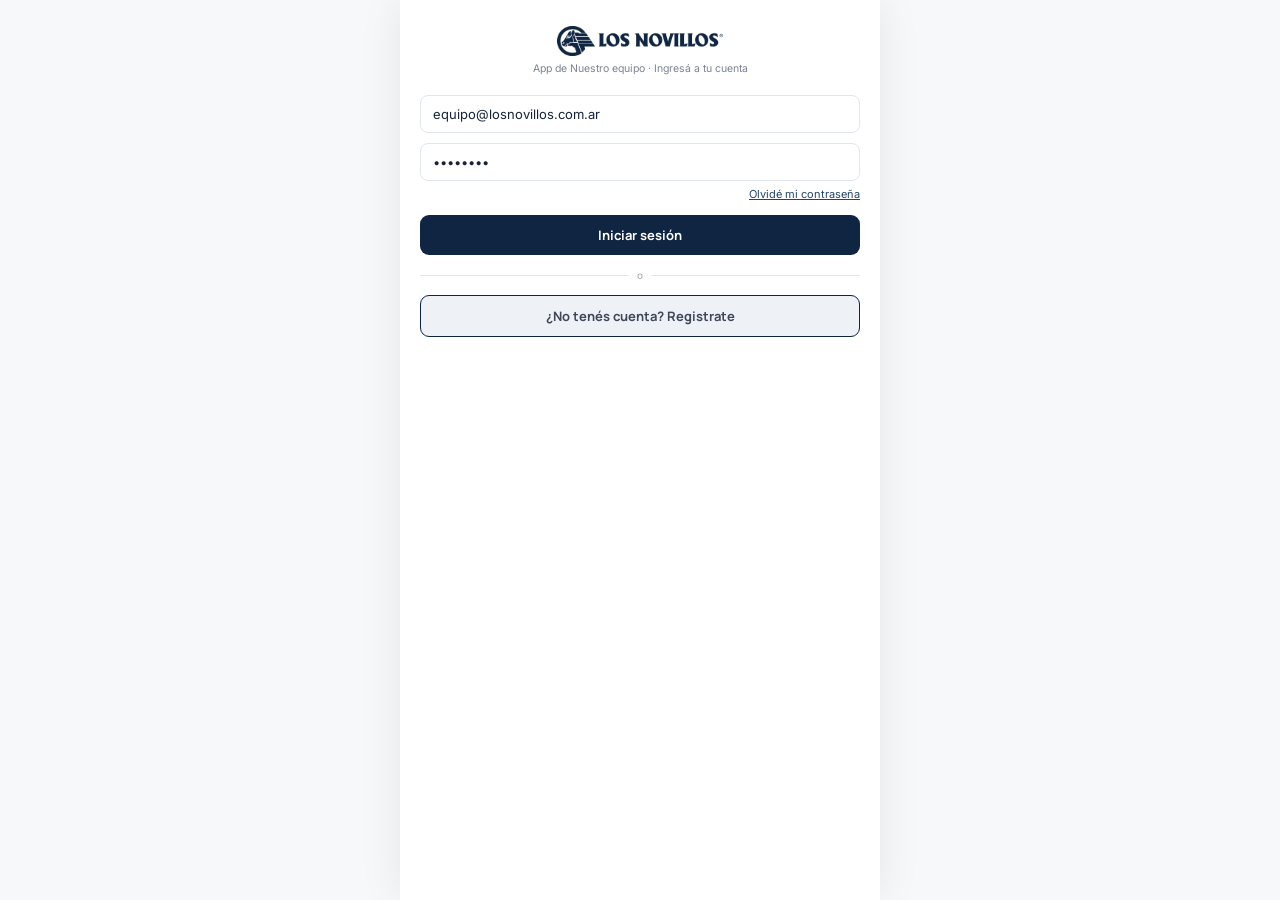
<file: app-equipo.html>
<!DOCTYPE html>
<html lang="es">
<head>
<meta charset="UTF-8">
<meta name="viewport" content="width=device-width, initial-scale=1.0">
<title>Los Novillos — App Nuestro Equipo</title>
<link rel="preconnect" href="https://fonts.googleapis.com">
<link href="https://fonts.googleapis.com/css2?family=Manrope:wght@500;600;700;800&family=Inter:wght@400;500;600;700&family=JetBrains+Mono:wght@400;500;700&display=swap" rel="stylesheet">
<link rel="stylesheet" href="design-system.css">
</head>
<body>
<div id="app-root">
  <div id="equipo-content" style="flex:1;display:flex;flex-direction:column;overflow:hidden;"></div>
  <div class="tabbar">
    <button class="tabitem active" id="eqtab-pedidos" onclick="window.__lnEquipoTab('pedidos')"><div class="ic"></div>Pedidos</button>
    <button class="tabitem" id="eqtab-flota" onclick="window.__lnEquipoTab('flota')"><div class="ic"></div>Flota</button>
    <button class="tabitem" id="eqtab-fin" onclick="window.__lnEquipoTab('fin')"><div class="ic"></div>Financiero</button>
    <button class="tabitem" id="eqtab-ejec" onclick="window.__lnEquipoTab('ejec')"><div class="ic"></div>Ejecutivo</button>
  </div>
</div>

<script>
const CONST = {
  TARIFA_KM_JAULA_SIMPLE: 4100, TARIFA_KM_BITREN: 6000, PORCENTAJE_KM_PLUS: 0.05,
  MIN_KM_PLUS_CANJE: 500, MIN_KM_PLUS_POR_OPERACION: 100, MAX_PORC_VIAJE_CON_KM_PLUS: 0.30,
  TASA_INTERES_ANUAL: 0.15, DIAS_ASIGNACION_CHOFER: 1, DIAS_ALERTA_VENCIMIENTO: 15,
};
function money(n){ return '$' + Math.round(n).toLocaleString('es-AR'); }
window.LOGO_WHITE = 'logo-white.png';
window.LOGO_NAVY = 'logo-navy.png';
</script>
<script>
(function(){
  let equipoTab = 'pedidos';
  let equipoAuthed = false;
  let equipoAuthMode = 'login';

  function explain(t){ const el = document.getElementById('equipo-explainer'); if(el) el.textContent = t; }

  window.__lnEquipoTab = function(t){
    equipoTab = t;
    ['pedidos','flota','fin','ejec'].forEach(k=>{
      document.getElementById('eqtab-'+k).classList.toggle('active', t===k);
    });
    renderEquipo();
  };

  function renderAuth(el){
    document.querySelector('.tabbar').style.display = 'none';
    explain('El equipo también entra por una app propia, con su cuenta interna — mismo patrón que Cliente y Chofer.');
    if(equipoAuthMode === 'login'){
      el.innerHTML = `
        <div class="auth-screen">
          <img src="${window.LOGO_NAVY}" class="auth-logo">
          <div class="auth-sub">App de Nuestro equipo · Ingresá a tu cuenta</div>
          <input class="auth-input" placeholder="Correo electrónico" value="equipo@losnovillos.com.ar">
          <input class="auth-input" type="password" placeholder="Contraseña" value="••••••••">
          <div class="auth-link" style="text-align:right;margin-top:-4px;margin-bottom:14px;">Olvidé mi contraseña</div>
          <button class="btn btn-primary" style="width:100%;" onclick="window.__lnEquipoLogin()">Iniciar sesión</button>
          <div class="auth-divider">o</div>
          <button class="btn btn-secondary" style="width:100%;border:1.5px solid var(--navy);" onclick="window.__lnEquipoAuthMode('registro')">¿No tenés cuenta? <b>Registrate</b></button>
        </div>`;
    } else {
      el.innerHTML = `
        <div class="auth-screen">
          <div style="display:flex;align-items:center;gap:10px;margin-bottom:14px;">
            <span style="cursor:pointer;font-size:16px;" onclick="window.__lnEquipoAuthMode('login')">←</span>
            <div style="font-family:'Manrope';font-weight:700;font-size:15px;color:var(--navy);">Alta de usuario interno</div>
          </div>
          <input class="auth-input" placeholder="Nombre">
          <input class="auth-input" placeholder="Apellido">
          <input class="auth-input" placeholder="Email @losnovillos.com.ar">
          <input class="auth-input" type="password" placeholder="Contraseña">
          <select class="auth-input"><option>Área: Coordinación</option><option>Área: Administración</option><option>Área: Dirección</option></select>
          <button class="btn btn-primary" style="width:100%;margin-top:4px;" onclick="window.__lnEquipoLogin()">Registrarse</button>
        </div>`;
    }
    window.__lnEquipoAuthMode = function(m){ equipoAuthMode = m; renderAuth(document.getElementById('equipo-content')); };
    window.__lnEquipoLogin = function(){
      equipoAuthed = true;
      document.querySelector('.tabbar').style.display = '';
      renderEquipo();
    };
  }

  // ---------------- datos de pedidos (incluye WhatsApp + negociaciones) ----------------
  const CHOFERES = [
    {id:1, nombre:'Ever López', camion:'ABC 123', habilitado:false, motivo:'VTV vencida'},
    {id:2, nombre:'L. Fernández', camion:'AD 714 AP', habilitado:true},
    {id:3, nombre:'M. Suárez', camion:'AE 217 TS', habilitado:true},
    {id:4, nombre:'O. Ibarra', camion:'AF 020 PN', habilitado:false, motivo:'ART vencido'},
  ];
  let PEDIDOS = [
    {id:105, cliente:'Corredor Rural SRL', canal:'WhatsApp', origen:'Pila', destino:'Chascomús', tipo:'hacienda', cabezas:40, km:120, fecha:'2026-08-10', estado:'negociando', propuesta:380000},
    {id:106, cliente:'Frigorífico Quequén', canal:'App', origen:'Necochea', destino:'Quequén', tipo:'hacienda', cabezas:70, km:45, fecha:'2026-08-09', estado:'negociando', propuesta:150000},
    {id:101, cliente:'Frigorífico Cañuelas', canal:'WhatsApp', origen:'Azul', destino:'Cañuelas', tipo:'hacienda', cabezas:62, km:340, fecha:'2026-08-08', estado:'aceptado', chofer:null},
    {id:102, cliente:'Acopio 9 de Julio', canal:'App', origen:'9 de Julio', destino:'Rosario', tipo:'granos', cabezas:'18.400 kg', km:290, fecha:'2026-08-08', estado:'confirmado', chofer:null},
    {id:103, cliente:'Estancia Bolívar', canal:'App', origen:'Bolívar', destino:'Quequén', tipo:'hacienda', cabezas:80, km:210, fecha:'2026-08-09', estado:'asignado', chofer:'L. Fernández'},
    {id:104, cliente:'Swift', canal:'WhatsApp', origen:'Tandil', destino:'CABA', tipo:'hacienda', cabezas:55, km:352, fecha:'2026-08-07', estado:'en_ruta', chofer:'M. Suárez'},
  ];
  const ESTADO_LABEL = {negociando:'Negociando precio', aceptado:'Aceptado por cliente', confirmado:'Confirmado', asignado:'Asignado', en_ruta:'En ruta', entregado:'Entregado'};
  const ESTADO_TAG = {negociando:'orange', aceptado:'gold', confirmado:'navy', asignado:'navy', en_ruta:'green', entregado:'gray'};
  let selectedId = null;

  function renderPedidos(el){
    explain('Acá entran los pedidos de WhatsApp y de la App, incluidas las propuestas de precio que todavía se están negociando. Tocá uno para ver el detalle.');
    if(selectedId){
      const p = PEDIDOS.find(x=>x.id===selectedId);
      if(p) return renderDetalle(el, p);
    }
    el.innerHTML = `
      <div class="appbar"><div class="appbar-title">Pedidos</div><div class="appbar-sub">${PEDIDOS.length} en curso</div></div>
      <div class="phone-body">
        ${PEDIDOS.map(p=>`
          <div class="card" style="padding:10px 11px;margin-bottom:8px;cursor:pointer;" onclick="window.__lnAbrirPedido(${p.id})">
            <div style="display:flex;justify-content:space-between;align-items:center;">
              <span class="tag ${p.canal==='WhatsApp'?'green':'navy'}" style="font-size:8.5px;">${p.canal}</span>
              <span class="tag ${ESTADO_TAG[p.estado]}" style="font-size:8.5px;">${ESTADO_LABEL[p.estado]}</span>
            </div>
            <div style="font-family:'Manrope';font-weight:700;font-size:11.5px;margin-top:6px;">${p.cliente}</div>
            <div style="font-family:'Inter';font-size:9.5px;color:var(--gray-500);margin-top:2px;">${p.origen} → ${p.destino} · ${p.fecha}</div>
          </div>`).join('')}
      </div>`;
    window.__lnAbrirPedido = function(id){ selectedId = id; renderEquipo(); };
  }

  function renderDetalle(el, p){
    const tarifa = p.tipo==='granos'?CONST.TARIFA_KM_BITREN:CONST.TARIFA_KM_JAULA_SIMPLE;
    const monto = tarifa*p.km;
    let actionsHtml = '';
    if(p.estado === 'negociando'){
      actionsHtml = `
        <div class="card" style="padding:9px 10px;margin-top:10px;background:var(--orange-bg);border-color:var(--orange);">
          <div class="tag orange" style="font-size:8.5px;">Propuesta del cliente</div>
          <div style="font-family:'JetBrains Mono';font-weight:700;font-size:14px;color:var(--navy);margin-top:5px;">${money(p.propuesta)}</div>
          <div style="font-family:'Inter';font-size:9.5px;color:var(--gray-600);margin-top:2px;">vs. tarifa estándar ${money(monto)}</div>
        </div>
        <button class="btn btn-primary btn-sm" style="width:100%;margin-top:9px;" onclick="window.__lnAprobarPropuesta(${p.id})">Aprobar propuesta</button>
        <button class="btn btn-secondary btn-sm" style="width:100%;margin-top:7px;" onclick="window.__lnRechazarPropuesta(${p.id})">Ofrecer tarifa estándar</button>`;
    } else if(p.estado === 'aceptado'){
      actionsHtml = `<button class="btn btn-primary btn-sm" style="width:100%;margin-top:12px;" onclick="window.__lnConfirmarPedido(${p.id})">Confirmar disponibilidad</button>
        <div style="font-family:'Inter';font-size:9.5px;color:var(--gray-500);margin-top:6px;">Estamos validando si hay camión disponible para el ${p.fecha}.</div>`;
    } else if(p.estado === 'confirmado'){
      const disponibles = CHOFERES.filter(c=>c.habilitado);
      const filtrados = CHOFERES.filter(c=>!c.habilitado);
      actionsHtml = `
        <label class="field-label" style="margin-top:10px;font-size:9.5px;">Asignar chofer (24 hs antes)</label>
        <select id="coord-chofer-select" style="font-size:10.5px;">
          ${disponibles.map(c=>`<option value="${c.nombre}">${c.nombre} · ${c.camion}</option>`).join('')}
        </select>
        <div style="font-family:'Inter';font-size:9px;color:var(--gray-500);margin-top:6px;">No aparecen: ${filtrados.map(c=>`${c.nombre} (${c.motivo})`).join(', ')}.</div>
        <button class="btn btn-primary btn-sm" style="width:100%;margin-top:8px;" onclick="window.__lnAsignarChofer(${p.id})">Asignar</button>`;
    } else if(p.estado === 'asignado'){
      actionsHtml = `<div class="tag navy" style="margin-top:10px;font-size:9px;">Chofer: ${p.chofer}</div><div style="font-family:'Inter';font-size:9.5px;color:var(--gray-500);margin-top:6px;">Esperando que el chofer confirme e inicie el viaje.</div>`;
    } else {
      actionsHtml = `<div style="font-family:'Inter';font-size:9.5px;color:var(--gray-500);margin-top:10px;">Viaje en curso o finalizado — sin acciones pendientes.</div>`;
    }
    el.innerHTML = `
      <div class="appbar"><span style="cursor:pointer;font-size:13px;" onclick="window.__lnCerrarDetalle()">←</span><div class="appbar-title" style="font-size:13px;">Pedido #${p.id}</div></div>
      <div class="phone-body">
        <span class="tag ${p.canal==='WhatsApp'?'green':'navy'}" style="font-size:8.5px;">${p.canal}</span>
        <div style="font-family:'Manrope';font-weight:700;font-size:13px;color:var(--navy);margin-top:6px;">${p.cliente}</div>
        <div style="font-family:'Inter';font-size:10.5px;color:var(--gray-600);margin-top:3px;">${p.origen} → ${p.destino} · ${p.cabezas}${typeof p.cabezas==='number'?' cabezas':''}</div>
        <div style="font-family:'JetBrains Mono';font-size:9.5px;color:var(--gray-500);margin-top:5px;">Fecha: ${p.fecha} · Km est.: ${p.km}</div>
        <div class="card" style="padding:8px 10px;margin-top:9px;background:var(--gray-50);">
          <div style="font-family:'Inter';font-size:10px;color:var(--gray-600);">Tarifa estándar ${money(tarifa)}/km × ${p.km} km ≈ <b>${money(monto)}</b></div>
        </div>
        ${actionsHtml}
      </div>`;
    window.__lnCerrarDetalle = function(){ selectedId = null; renderEquipo(); };
  }

  window.__lnAprobarPropuesta = function(id){ PEDIDOS.find(x=>x.id===id).estado = 'aceptado'; renderEquipo(); };
  window.__lnRechazarPropuesta = function(id){ PEDIDOS.find(x=>x.id===id).estado = 'aceptado'; renderEquipo(); };
  window.__lnConfirmarPedido = function(id){ PEDIDOS.find(x=>x.id===id).estado = 'confirmado'; renderEquipo(); };
  window.__lnAsignarChofer = function(id){
    const p = PEDIDOS.find(x=>x.id===id);
    const sel = document.getElementById('coord-chofer-select');
    p.chofer = sel ? sel.value : CHOFERES.find(c=>c.habilitado).nombre;
    p.estado = 'asignado';
    renderEquipo();
  };

  // ---------------- flota ----------------
  const CAMIONES_GPS = [
    {patente:'AD 714 AP', chofer:'M. Suárez', estado:'En ruta', vel:'72 km/h', color:'#1E9E63'},
    {patente:'AE 217 TS', chofer:'L. Fernández', estado:'En ruta', vel:'65 km/h', color:'#1E9E63'},
    {patente:'AF 020 PN', chofer:'O. Ibarra', estado:'Detenido', vel:'0 km/h', color:'#D6455A'},
    {patente:'ABC 123', chofer:'Ever López', estado:'En base', vel:'—', vtv:true, color:'#7A8494'},
  ];
  function renderFlota(el){
    explain('Geolocalización en vivo de GESTYA — trae la posición de cada camión a la app del equipo, junto con los pedidos.');
    el.innerHTML = `
      <div class="appbar"><div class="appbar-title">Flota</div><div class="appbar-sub">GESTYA en vivo</div></div>
      <div class="phone-body">
        <img src="gestya-mapa.jpg" style="width:100%;border-radius:8px;display:block;margin-bottom:10px;">
        ${CAMIONES_GPS.map(c=>`
          <div class="card" style="padding:8px 10px;margin-bottom:6px;display:flex;justify-content:space-between;align-items:center;">
            <div>
              <div style="font-family:'Inter';font-weight:700;font-size:10.5px;">${c.patente}</div>
              <div style="font-family:'Inter';font-size:9px;color:var(--gray-500);">${c.chofer}${c.vtv?' · <span style="color:var(--red);">VTV vencida</span>':''}</div>
            </div>
            <div style="text-align:right;">
              <span class="tag" style="font-size:8px;background:${c.color}22;color:${c.color};">${c.estado}</span>
              <div style="font-family:'JetBrains Mono';font-size:9px;color:var(--gray-500);margin-top:2px;">${c.vel}</div>
            </div>
          </div>`).join('')}
        <div style="font-family:'Inter';font-size:9px;color:var(--gray-500);margin-top:4px;">No reemplaza a GESTYA — trae su información a la app del equipo.</div>
      </div>`;
  }

  // ---------------- financiero / ejecutivo ----------------
  const RENDICIONES = [
    {viaje:'Azul → Cañuelas', factura:'A-004821', importe:196200, estado:'Pendiente', tag:'gold'},
    {viaje:'Tandil → CABA', factura:'A-004798', importe:122300, estado:'Cobrado', tag:'green'},
    {viaje:'9 de Julio → Rosario', factura:'A-004790', importe:310500, estado:'Vencido', tag:'red'},
    {viaje:'Bolívar → Quequén', factura:'A-004784', importe:88900, estado:'Cobrado', tag:'green'},
  ];
  const VIATICOS = [
    {chofer:'Ever López', adelantado:200000, reintegrado:42900, saldo:157100},
    {chofer:'L. Fernández', adelantado:200000, reintegrado:61200, saldo:138800},
    {chofer:'M. Suárez', adelantado:200000, reintegrado:18500, saldo:181500},
  ];
  function renderFin(el){
    explain('Lo que se cobra, lo que está vencido, y las rendiciones y viáticos por chofer.');
    el.innerHTML = `
      <div class="appbar"><div class="appbar-title">Financiero</div></div>
      <div class="phone-body">
        <div style="display:grid;grid-template-columns:1fr 1fr;gap:6px;margin-bottom:10px;">
          <div class="card" style="padding:9px;"><div style="font-size:8.5px;color:var(--gray-500);font-family:'Inter';font-weight:700;">A COBRAR HOY</div><div style="font-family:'JetBrains Mono';font-weight:700;font-size:13px;color:var(--navy);margin-top:3px;">${money(4180200)}</div></div>
          <div class="card" style="padding:9px;"><div style="font-size:8.5px;color:var(--gray-500);font-family:'Inter';font-weight:700;">VENCIDO</div><div style="font-family:'JetBrains Mono';font-weight:700;font-size:13px;color:var(--red);margin-top:3px;">${money(920400)}</div></div>
        </div>
        <div style="font-family:'Inter';font-size:9.5px;font-weight:700;color:var(--gray-500);margin-bottom:6px;">RENDICIONES POR VIAJE</div>
        ${RENDICIONES.map(r=>`<div class="card" style="padding:8px 10px;margin-bottom:5px;display:flex;justify-content:space-between;align-items:center;"><div><div style="font-family:'Inter';font-weight:700;font-size:10px;">${r.viaje}</div><div style="font-family:'Inter';font-size:8.5px;color:var(--gray-500);">${r.factura}</div></div><div style="text-align:right;"><div style="font-family:'JetBrains Mono';font-weight:700;font-size:10.5px;">${money(r.importe)}</div><span class="tag ${r.tag}" style="font-size:8px;">${r.estado}</span></div></div>`).join('')}
        <div style="font-family:'Inter';font-size:9.5px;font-weight:700;color:var(--gray-500);margin:10px 0 6px;">VIÁTICOS Y REINTEGROS</div>
        ${VIATICOS.map(v=>`<div class="card" style="padding:8px 10px;margin-bottom:5px;"><div style="font-family:'Inter';font-weight:700;font-size:10px;">${v.chofer}</div><div style="display:flex;justify-content:space-between;font-family:'JetBrains Mono';font-size:9px;color:var(--gray-500);margin-top:3px;"><span>Adel. ${money(v.adelantado)}</span><span>Reint. ${money(v.reintegrado)}</span><b style="color:var(--navy);">${money(v.saldo)}</b></div></div>`).join('')}
      </div>`;
  }

  function renderEjec(el){
    explain('La mirada de negocio para Dirección: rentabilidad, viajes y calificación.');
    el.innerHTML = `
      <div class="appbar"><div class="appbar-title">Ejecutivo</div></div>
      <div class="phone-body">
        <div style="display:grid;grid-template-columns:1fr 1fr;gap:6px;margin-bottom:10px;">
          <div class="card" style="padding:9px;"><div style="font-size:8.5px;color:var(--gray-500);font-family:'Inter';font-weight:700;">RENTABILIDAD</div><div style="font-family:'JetBrains Mono';font-weight:700;font-size:14px;color:var(--green);margin-top:3px;">22,4%</div></div>
          <div class="card" style="padding:9px;"><div style="font-size:8.5px;color:var(--gray-500);font-family:'Inter';font-weight:700;">VIAJES/MES</div><div style="font-family:'JetBrains Mono';font-weight:700;font-size:14px;color:var(--navy);margin-top:3px;">318</div></div>
          <div class="card" style="padding:9px;"><div style="font-size:8.5px;color:var(--gray-500);font-family:'Inter';font-weight:700;">CALIFICACIÓN</div><div style="font-family:'JetBrains Mono';font-weight:700;font-size:14px;color:var(--gold);margin-top:3px;">4,6 / 5</div></div>
          <div class="card" style="padding:9px;"><div style="font-size:8.5px;color:var(--gray-500);font-family:'Inter';font-weight:700;">FACTURACIÓN</div><div style="font-family:'JetBrains Mono';font-weight:700;font-size:12px;color:var(--navy);margin-top:3px;">${money(61900000)}</div></div>
        </div>
        <div class="card" style="padding:10px;margin-bottom:8px;">
          <div style="font-family:'Inter';font-size:9.5px;font-weight:700;color:var(--gray-500);margin-bottom:8px;">VIAJES POR LÍNEA</div>
          <div style="display:flex;align-items:flex-end;gap:14px;height:70px;">
            <div style="display:flex;flex-direction:column;align-items:center;gap:4px;"><div style="width:24px;height:58px;background:var(--navy);border-radius:3px 3px 0 0;"></div><div style="font-size:8px;">Hacienda</div></div>
            <div style="display:flex;flex-direction:column;align-items:center;gap:4px;"><div style="width:24px;height:42px;background:var(--gold);border-radius:3px 3px 0 0;"></div><div style="font-size:8px;">Granos</div></div>
            <div style="display:flex;flex-direction:column;align-items:center;gap:4px;"><div style="width:24px;height:20px;background:var(--gray-300);border-radius:3px 3px 0 0;"></div><div style="font-size:8px;">Otros</div></div>
          </div>
        </div>
        <div class="card" style="padding:10px;">
          <div style="font-family:'Inter';font-size:9.5px;font-weight:700;color:var(--gray-500);margin-bottom:6px;">ALERTAS</div>
          <div style="font-family:'Inter';font-size:9.5px;color:var(--gray-700);line-height:1.5;">· 2 clientes con vencidos.<br>· 1 corredor con caída de viajes.<br>· IA: 32% de comentarios menciona demoras en la carga.</div>
        </div>
      </div>`;
  }

  function renderEquipo(){
    const el = document.getElementById('equipo-content');
    if(!equipoAuthed) return renderAuth(el);
    if(equipoTab === 'pedidos') return renderPedidos(el);
    if(equipoTab === 'flota') return renderFlota(el);
    if(equipoTab === 'fin') return renderFin(el);
    return renderEjec(el);
  }

  renderEquipo();
})();
</script>
</body>
</html>
</file>
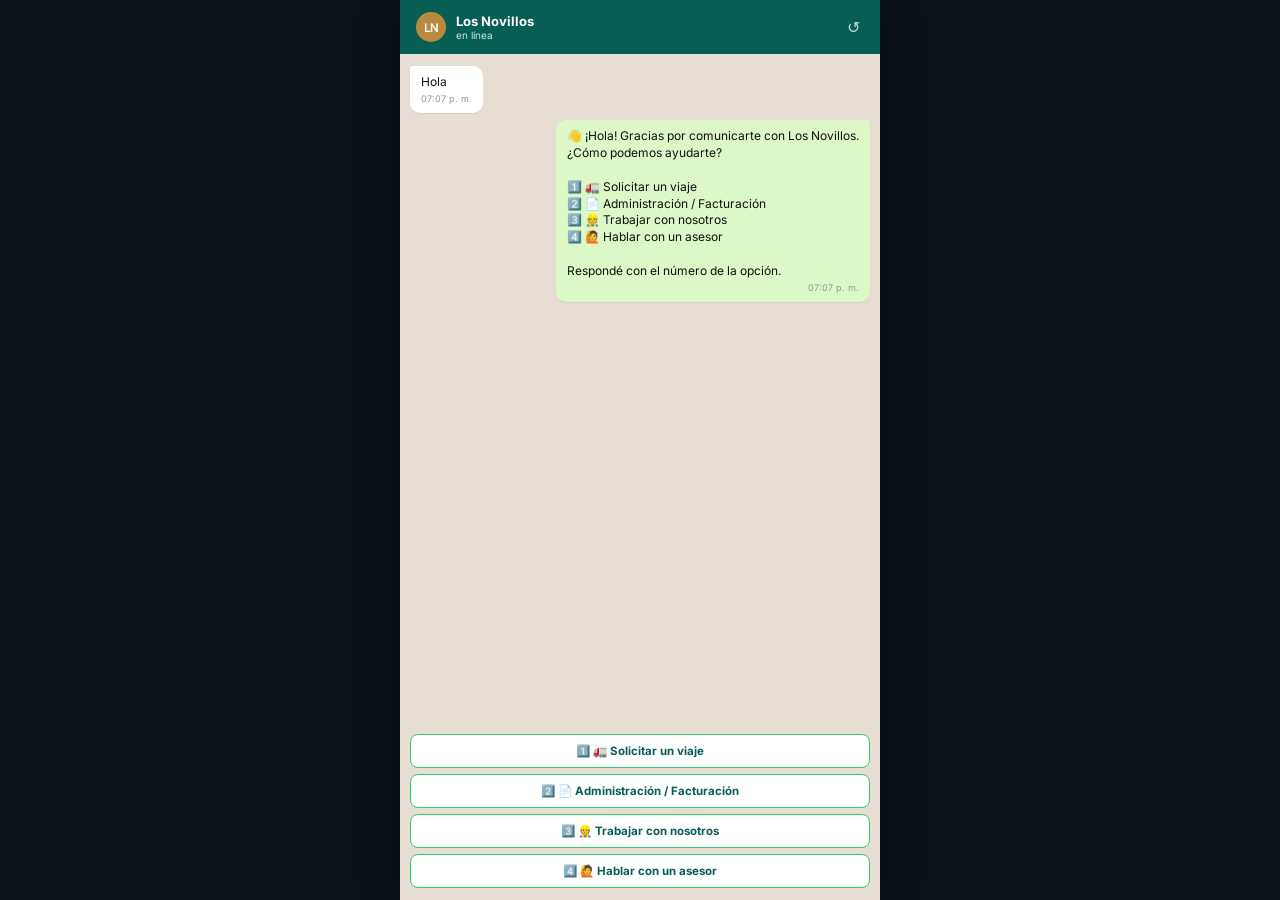
<file: bot-whatsapp (1).html>
<!DOCTYPE html>
<html lang="es">
<head>
<meta charset="UTF-8">
<meta name="viewport" content="width=device-width, initial-scale=1.0">
<title>Los Novillos — Bot de WhatsApp</title>
<link rel="preconnect" href="https://fonts.googleapis.com">
<link href="https://fonts.googleapis.com/css2?family=Manrope:wght@500;600;700;800&family=Inter:wght@400;500;600;700&family=JetBrains+Mono:wght@400;500;700&display=swap" rel="stylesheet">
<style>
/* ===========================================================
   LOS NOVILLOS — SISTEMA DE DISEÑO
   Tokens y componentes reales de la app (nada de esto es
   decoración de prototipo: cada clase de aquí se usa en las
   pantallas de app-cliente.html, app-chofer.html, app-equipo.html
   y en la interfaz de chat de bot-whatsapp.html)
   =========================================================== */

:root{
  /* Paleta */
  --navy:#0F2542;
  --navy-2:#17335C;
  --navy-3:#22456F;
  --ink:#16233A;
  --gray-900:#1F2937;
  --gray-700:#3E4859;
  --gray-600:#5B6472;
  --gray-500:#7A8494;
  --gray-400:#9AA4B2;
  --gray-300:#C4CBD4;
  --gray-200:#E1E6ED;
  --gray-100:#EEF1F5;
  --gray-50:#F7F8FA;
  --white:#FFFFFF;
  --green:#1E9E63;
  --green-bg:#E7F6EE;
  --orange:#E38C1D;
  --orange-bg:#FDF1E0;
  --red:#D6455A;
  --red-bg:#FBE9EC;
  --gold:#B98A3E;
  --gold-bg:#F6EFE1;

  /* WhatsApp */
  --wa:#25D366;
  --wa-dark:#075E54;
  --wa-in:#FFFFFF;
  --wa-out:#DCF8C6;

  /* Sombras y radios */
  --shadow-sm:0 1px 2px rgba(15,37,66,.08);
  --shadow-md:0 6px 20px rgba(15,37,66,.10);
  --radius:14px;
}

*{box-sizing:border-box;}
body{
  margin:0;
  background:var(--gray-50);
  color:var(--ink);
  font-family:'Inter', sans-serif;
}

/* Tipografías: Manrope (títulos/marca), Inter (texto), JetBrains Mono (números/datos) */

/* ---------- estructura base de pantalla ---------- */
.app-screen{
  display:flex;
  flex-direction:column;
  height:100%;
  background:var(--gray-50);
}
.statusbar{
  height:36px;flex-shrink:0;display:flex;align-items:center;justify-content:space-between;
  padding:0 22px;font-family:'Inter';font-size:11px;font-weight:600;background:#fff;
}
.appbar{
  padding:12px 18px 10px;background:#fff;border-bottom:1px solid var(--gray-200);flex-shrink:0;
  display:flex;align-items:center;justify-content:space-between;gap:10px;
}
.appbar-back{cursor:pointer;font-size:15px;color:var(--navy);}
.appbar-title{font-family:'Manrope';font-weight:700;font-size:15px;color:var(--navy);}
.appbar-sub{font-family:'Inter';font-size:10.5px;color:var(--gray-500);}
.app-body{flex:1;overflow-y:auto;padding:14px;}
.tabbar{
  height:54px;flex-shrink:0;background:#fff;border-top:1px solid var(--gray-200);
  display:flex;align-items:center;justify-content:space-around;
}
.tabitem{
  display:flex;flex-direction:column;align-items:center;gap:3px;font-family:'Inter';font-size:9.5px;
  font-weight:700;color:var(--gray-400);cursor:pointer;background:none;border:none;
}
.tabitem.active{color:var(--navy);}
.tabitem .ic{width:18px;height:18px;border-radius:5px;background:var(--gray-200);}
.tabitem.active .ic{background:var(--navy);}

/* ---------- componentes generales ---------- */
.card{background:#fff;border:1px solid var(--gray-200);border-radius:var(--radius);box-shadow:var(--shadow-sm);}
.tag{display:inline-flex;align-items:center;gap:5px;font-family:'JetBrains Mono';font-size:11px;font-weight:600;padding:4px 10px;border-radius:100px;letter-spacing:.02em;}
.tag.green{background:var(--green-bg);color:var(--green);}
.tag.orange{background:var(--orange-bg);color:var(--orange);}
.tag.red{background:var(--red-bg);color:var(--red);}
.tag.gray{background:var(--gray-100);color:var(--gray-600);}
.tag.navy{background:#E7ECF4;color:var(--navy);}
.tag.gold{background:var(--gold-bg);color:var(--gold);}

.btn{font-family:'Manrope';font-weight:700;font-size:13px;border-radius:9px;padding:11px 18px;border:none;cursor:pointer;}
.btn-primary{background:var(--navy);color:#fff;}
.btn-secondary{background:var(--gray-100);color:var(--gray-700);}
.btn-wa{background:var(--wa);color:#fff;}
.btn-sm{padding:7px 12px;font-size:11.5px;border-radius:7px;}
.btn:disabled{opacity:.45;cursor:not-allowed;}

input,select,textarea{
  font-family:'Inter';font-size:13px;padding:10px 12px;border:1.5px solid var(--gray-200);border-radius:8px;
  width:100%;background:#fff;color:var(--ink);
}
input:focus,select:focus,textarea:focus{outline:none;border-color:var(--navy-3);}
label.field-label{font-family:'Inter';font-size:11.5px;font-weight:600;color:var(--gray-600);display:block;margin-bottom:5px;}

/* ---------- inicio de sesión / registro ---------- */
.auth-screen{flex:1;display:flex;flex-direction:column;padding:26px 20px;overflow-y:auto;background:#fff;}
.auth-logo{height:30px;margin:0 auto 6px;display:block;}
.auth-sub{text-align:center;font-family:'Inter';font-size:10.5px;color:var(--gray-500);margin-bottom:20px;}
.auth-input{margin-bottom:10px;}
.auth-link{text-align:center;font-family:'Inter';font-size:11px;color:var(--navy-3);margin-top:14px;cursor:pointer;text-decoration:underline;}
.auth-divider{display:flex;align-items:center;gap:8px;margin:14px 0;color:var(--gray-400);font-family:'Inter';font-size:10px;}
.auth-divider::before,.auth-divider::after{content:'';flex:1;height:1px;background:var(--gray-200);}

/* ---------- firma digital (canvas real) ---------- */
.sig-canvas-wrap{border:1.5px dashed var(--gray-300);border-radius:8px;position:relative;background:#fff;}
.sig-canvas-wrap canvas{display:block;width:100%;touch-action:none;cursor:crosshair;}
.sig-clear{position:absolute;top:4px;right:6px;font-family:'Inter';font-size:9px;color:var(--gray-400);background:none;border:none;cursor:pointer;text-decoration:underline;}

/* ---------- chat de WhatsApp ---------- */
.wa-frame{background:#E7DDD3;height:100%;display:flex;flex-direction:column;}
.wa-top{background:var(--wa-dark);color:#fff;padding:12px 16px;display:flex;align-items:center;gap:10px;flex-shrink:0;}
.wa-avatar{width:30px;height:30px;border-radius:50%;background:var(--gold);display:flex;align-items:center;justify-content:center;font-family:'Manrope';font-weight:700;color:#fff;font-size:12px;}
.wa-name{font-family:'Inter';font-weight:700;font-size:13px;}
.wa-status{font-family:'Inter';font-size:10px;color:#CFE9E4;}
.wa-msgs{flex:1;padding:12px 10px;display:flex;flex-direction:column;gap:7px;overflow-y:auto;}
.bubble{max-width:82%;padding:8px 11px;border-radius:10px;font-family:'Inter';font-size:12px;line-height:1.4;box-shadow:0 1px 1px rgba(0,0,0,.06);color:#111;}
.bubble.in{background:var(--wa-in);align-self:flex-start;border-top-left-radius:2px;}
.bubble.out{background:var(--wa-out);align-self:flex-end;border-top-right-radius:2px;}
.bubble .time{display:block;text-align:right;font-size:9px;color:#8b9a8f;margin-top:2px;}
.wa-options{display:flex;flex-direction:column;gap:6px;padding:8px 10px 12px;background:#E7DDD3;flex-shrink:0;}
.wa-opt-btn{background:#fff;border:1.5px solid var(--wa);color:var(--wa-dark);font-family:'Inter';font-weight:700;font-size:11.5px;border-radius:8px;padding:9px;cursor:pointer;}
.wa-opt-btn:hover{background:var(--wa);color:#fff;}

::-webkit-scrollbar{width:6px;height:6px;}
::-webkit-scrollbar-thumb{background:var(--gray-300);border-radius:4px;}

/* alias usado por la lógica de la app (mismo componente que .app-body) */
.phone-body{flex:1;overflow-y:auto;padding:14px;}

html,body{height:100%;}
#app-root{height:100vh;display:flex;flex-direction:column;max-width:480px;margin:0 auto;background:#F7F8FA;box-shadow:0 0 40px rgba(0,0,0,.08);}

  html,body{height:100%;}
  body{background:#0b141a;}
  #app-root{height:100vh;max-width:480px;margin:0 auto;box-shadow:0 0 40px rgba(0,0,0,.35);}
  .wa-top{justify-content:space-between;}
  .wa-reset-btn{background:none;border:none;color:#fff;opacity:.75;font-size:16px;cursor:pointer;padding:4px;}
  .wa-reset-btn:hover{opacity:1;}
</style>
</head>
<body>
<div id="app-root">
  <div class="wa-frame">
    <div class="wa-top">
      <div style="display:flex;align-items:center;gap:10px;">
        <div class="wa-avatar">LN</div>
        <div><div class="wa-name">Los Novillos</div><div class="wa-status">en línea</div></div>
      </div>
      <button class="wa-reset-btn" id="wa-reset" title="Reiniciar conversación">↺</button>
    </div>
    <div class="wa-msgs" id="wa-msgs"></div>
    <div class="wa-options" id="wa-options"></div>
  </div>
</div>

<script>
const CONST = {
  TARIFA_KM_JAULA_SIMPLE: 4100, TARIFA_KM_BITREN: 6000, PORCENTAJE_KM_PLUS: 0.05,
  MIN_KM_PLUS_CANJE: 500, MIN_KM_PLUS_POR_OPERACION: 100, MAX_PORC_VIAJE_CON_KM_PLUS: 0.30,
  TASA_INTERES_ANUAL: 0.15, DIAS_ASIGNACION_CHOFER: 1, DIAS_ALERTA_VENCIMIENTO: 15,
};
function money(n){ return '$' + Math.round(n).toLocaleString('es-AR'); }
</script>
<script>
(function(){
  const msgsEl = document.getElementById('wa-msgs');
  const optsEl = document.getElementById('wa-options');
  let pedido = {};


  function nowTime(){ return new Date().toLocaleTimeString('es-AR',{hour:'2-digit',minute:'2-digit'}); }
  function scrollChat(){ msgsEl.scrollTop = msgsEl.scrollHeight; }
  function addBubble(html, dir){
    const b = document.createElement('div');
    b.className = 'bubble ' + dir;
    b.innerHTML = html + '<span class="time">'+nowTime()+'</span>';
    msgsEl.appendChild(b);
    scrollChat();
  }
  function addCustomBubble(html){
    const b = document.createElement('div');
    b.className = 'bubble in';
    b.style.maxWidth = '92%';
    b.style.background = '#fff';
    b.innerHTML = html;
    msgsEl.appendChild(b);
    scrollChat();
  }
  function setOptions(list){
    optsEl.innerHTML = '';
    list.forEach(opt=>{
      const btn = document.createElement('button');
      btn.className = 'wa-opt-btn';
      btn.textContent = opt.label;
      btn.onclick = opt.action;
      optsEl.appendChild(btn);
    });
  }
  function explain(text){ /* sin panel lateral en esta versión */ }
  function volverMenu(){
    return {label:'↺ Volver al menú principal', action: ()=>resetChat()};
  }

  function resetChat(){
    pedido = {};
    msgsEl.innerHTML = '';
    optsEl.innerHTML = '';
    explain('Un único menú, disparado con un simple "Hola", deriva a viaje, administración/facturación, RR.HH. o un asesor humano.');
    addBubble('Hola', 'in');
    addBubble('👋 ¡Hola! Gracias por comunicarte con Los Novillos.<br>¿Cómo podemos ayudarte?<br><br>1️⃣ 🚛 Solicitar un viaje<br>2️⃣ 📄 Administración / Facturación<br>3️⃣ 👷 Trabajar con nosotros<br>4️⃣ 🙋 Hablar con un asesor<br><br>Respondé con el número de la opción.', 'out');
    setOptions([
      {label:'1️⃣ 🚛 Solicitar un viaje', action: menuViaje},
      {label:'2️⃣ 📄 Administración / Facturación', action: menuAdministracion},
      {label:'3️⃣ 👷 Trabajar con nosotros', action: menuRRHH},
      {label:'4️⃣ 🙋 Hablar con un asesor', action: menuAsesor},
    ]);
  }

  // ============ 1️⃣ SOLICITAR UN VIAJE — /viaje ============
  function menuViaje(){
    addBubble('1', 'in');
    addBubble('🚛 <b>Solicitar un viaje</b><br>¡Perfecto! Para poder ayudarte, envianos:<br>• Origen<br>• Destino<br>• Tipo de carga<br>• Cantidad de cabezas / toneladas<br>• Fecha estimada<br>• Ubicación de origen y destino como figura en Google Maps.<br><br>Con esa información nuestro equipo podrá avanzar con tu solicitud.', 'out');
    explain('Plantilla del pedido: origen, destino, tipo de carga, cantidad, fecha y ubicación de Google Maps. Con esos datos se cotiza automáticamente.');
    const formHtml = `
      <div style="display:flex;flex-direction:column;gap:6px;">
        <input id="f-origen" placeholder="Origen (ej: Azul)" style="font-size:11px;padding:6px 8px;">
        <input id="f-destino" placeholder="Destino (ej: Cañuelas)" style="font-size:11px;padding:6px 8px;">
        <select id="f-tipo" style="font-size:11px;padding:6px 8px;">
          <option value="hacienda">🐄 Hacienda</option>
          <option value="granos">🌾 Granos</option>
        </select>
        <input id="f-cabezas" type="number" placeholder="Cantidad (cabezas o toneladas)" value="62" style="font-size:11px;padding:6px 8px;">
        <input id="f-km" type="number" placeholder="Km estimados (Google Maps)" value="340" style="font-size:11px;padding:6px 8px;">
        <input id="f-fecha" type="date" style="font-size:11px;padding:6px 8px;">
        <button class="wa-opt-btn" style="margin-top:4px;" onclick="window.__lnEnviarPedido()">Enviar pedido</button>
      </div>`;
    addCustomBubble(formHtml);
    optsEl.innerHTML = '';
    window.__lnEnviarPedido = function(){
      const origen = document.getElementById('f-origen').value || 'Azul';
      const destino = document.getElementById('f-destino').value || 'Cañuelas';
      const tipo = document.getElementById('f-tipo').value;
      const cabezas = document.getElementById('f-cabezas').value || '62';
      const km = parseFloat(document.getElementById('f-km').value) || 340;
      pedido = {origen, destino, tipo, cabezas, km};
      addBubble(`${origen} → ${destino} · ${cabezas} ${tipo==='granos'?'toneladas':'cabezas'} · ~${km} km estimados<br>📍 Ubicación compartida por Google Maps`, 'in');
      cotizarViaje();
    };
  }

  function cotizarViaje(){
    const tarifa = pedido.tipo === 'granos' ? CONST.TARIFA_KM_BITREN : CONST.TARIFA_KM_JAULA_SIMPLE;
    const monto = tarifa * pedido.km;
    pedido.tarifa = tarifa; pedido.monto = monto;
    addBubble(`Tarifa: <b>${money(tarifa)}/km × ~${pedido.km} km estimados ≈ ${money(monto)}</b><br><span style="font-size:10px;color:#556;">+ peajes, seguro y lavado · sujeto a ajuste por km real · podés pagar parte con Km LN Plus</span>`, 'out');
    explain('El cliente ve la tarifa por km y el estimado — nunca un número escondido. Puede aceptar, proponer otro precio, o pedir un asesor. Esto es igual para clientes chicos, medianos o grandes.');
    setOptions([
      {label:'✅ Acepto', action: viajeAcepta},
      {label:'✏️ Proponer otro precio', action: viajePropone},
      {label:'🙋 Contactar a un asesor', action: menuAsesor},
    ]);
  }
  function viajeAcepta(){
    addBubble('Acepto', 'in');
    addBubble('Gracias 🙌 Tu pedido queda <b>pendiente de confirmación</b> — Nuestro equipo valida que haya camión disponible para esa fecha, y te avisamos por aquí.', 'out');
    explain('Importante: aceptar la tarifa no es lo mismo que estar confirmado. Recién cuando Nuestro equipo valida disponibilidad, el pedido pasa a "Confirmado".');
    setOptions([volverMenu()]);
  }
  function viajePropone(){
    addBubble('✏️ Proponer otro precio', 'in');
    addCustomBubble(`<div style="display:flex;gap:6px;"><input id="f-propuesta" type="number" placeholder="Tu propuesta $" style="font-size:11px;padding:6px 8px;"><button class="wa-opt-btn" style="white-space:nowrap;" onclick="window.__lnEnviarPropuesta()">Enviar</button></div>`);
    optsEl.innerHTML = '';
    window.__lnEnviarPropuesta = function(){
      const val = document.getElementById('f-propuesta').value || Math.round(pedido.monto*0.9);
      addBubble(money(val), 'in');
      addBubble('Recibido ✅ Queda sujeto a aprobación de un asesor — te contestamos a la brevedad por este mismo chat.', 'out');
      explain('La opción de proponer precio está disponible para cualquier cliente, chico o grande — no es exclusiva de cuentas grandes.');
      setOptions([volverMenu()]);
    };
  }

  // ============ 2️⃣ ADMINISTRACIÓN / FACTURACIÓN — /administracion ============
  function menuAdministracion(){
    addBubble('2', 'in');
    addBubble('📄 <b>Administración / Facturación</b><br>¿Qué necesitás hacer?<br><br>1️⃣ Enviar una factura<br>2️⃣ Consultar fecha de pago<br>3️⃣ Consultar deuda / saldo<br>4️⃣ Consultar una cobranza<br>5️⃣ Otra consulta administrativa<br><br>Respondé con el número de la opción.', 'out');
    explain('Menú de administración. Cada opción tiene además un comando rápido independiente (/factura, /pago, /deuda, /cobranza) para quien ya sabe qué necesita.');
    setOptions([
      {label:'1️⃣ Enviar una factura', action: subFactura},
      {label:'2️⃣ Consultar fecha de pago', action: subPago},
      {label:'3️⃣ Consultar deuda / saldo', action: subDeuda},
      {label:'4️⃣ Consultar una cobranza', action: subCobranza},
      {label:'5️⃣ Otra consulta administrativa', action: subOtraAdmin},
    ]);
    mostrarAccesosDirectos();
  }
  function mostrarAccesosDirectos(){
    addCustomBubble(`
      <div style="font-size:9.5px;color:var(--gray-500);margin-bottom:5px;">Accesos directos:</div>
      <div style="display:flex;gap:4px;flex-wrap:wrap;">
        <span class="tag navy" style="font-size:8.5px;cursor:pointer;" onclick="window.__lnCmd('factura')">/factura</span>
        <span class="tag navy" style="font-size:8.5px;cursor:pointer;" onclick="window.__lnCmd('pago')">/pago</span>
        <span class="tag navy" style="font-size:8.5px;cursor:pointer;" onclick="window.__lnCmd('deuda')">/deuda</span>
        <span class="tag navy" style="font-size:8.5px;cursor:pointer;" onclick="window.__lnCmd('cobranza')">/cobranza</span>
      </div>`);
    window.__lnCmd = function(cmd){
      if(cmd==='factura') subFactura();
      else if(cmd==='pago') subPago();
      else if(cmd==='deuda') subDeuda();
      else if(cmd==='cobranza') subCobranza();
    };
  }
  function subFactura(){
    addBubble('/factura', 'in');
    addBubble('📎 <b>Enviar una factura</b><br>Por favor, envianos la factura en PDF junto con tu CUIT.<br>Nuestro equipo de Administración la revisará y confirmará su recepción.', 'out');
    addCustomBubble(`<div style="border:1.5px dashed var(--gray-300);border-radius:6px;padding:8px;text-align:center;font-size:10px;color:var(--gray-500);cursor:pointer;" onclick="window.__lnAdjuntarFactura()">📎 Adjuntar PDF + CUIT</div>`);
    optsEl.innerHTML = '';
    window.__lnAdjuntarFactura = function(){
      addBubble('📎 factura_0041.pdf · CUIT 30-65498712-3', 'in');
      addBubble('Recibido ✅ Te confirmamos la recepción por este chat.', 'out');
      setOptions([volverMenu()]);
    };
  }
  function subPago(){
    addBubble('/pago', 'in');
    addBubble('📅 <b>Consultar fecha de pago</b><br>Contanos tu CUIT o número de factura y te confirmamos la fecha de pago programada.', 'out');
    addCustomBubble(`<div style="display:flex;gap:6px;"><input id="f-cuit-pago" placeholder="CUIT o N° de factura" value="30-65498712-3" style="font-size:11px;padding:6px 8px;"><button class="wa-opt-btn" style="white-space:nowrap;" onclick="window.__lnConsultarPago()">Enviar</button></div>`);
    optsEl.innerHTML = '';
    window.__lnConsultarPago = function(){
      const v = document.getElementById('f-cuit-pago').value || '30-65498712-3';
      addBubble(v, 'in');
      addBubble('Tu factura A-3312 tiene fecha de pago programada para el <b>12/08</b>.', 'out');
      setOptions([volverMenu()]);
    };
  }
  function subDeuda(){
    addBubble('/deuda', 'in');
    addBubble('💰 <b>Consultar deuda / saldo</b><br>Pasanos tu CUIT para revisar tu cuenta.', 'out');
    addCustomBubble(`<div style="display:flex;gap:6px;"><input id="f-cuit-deuda" placeholder="CUIT" value="30-65498712-3" style="font-size:11px;padding:6px 8px;"><button class="wa-opt-btn" style="white-space:nowrap;" onclick="window.__lnConsultarDeuda()">Enviar</button></div>`);
    optsEl.innerHTML = '';
    window.__lnConsultarDeuda = function(){
      const cuit = document.getElementById('f-cuit-deuda').value || '30-65498712-3';
      addBubble(cuit, 'in');
      addBubble('Tenés <b>$340.200</b> pendientes · 2 facturas (venc. 12/08 y 20/08).', 'out');
      explain('"Deuda" se responde solo: el bot busca el CUIT en el sistema y contesta el saldo, sin que nadie del equipo lo escriba a mano.');
      setOptions([volverMenu()]);
    };
  }
  function subCobranza(){
    addBubble('/cobranza', 'in');
    addBubble('🧾 <b>Consultar una cobranza</b><br>Contanos el número de comprobante o el monto para ubicar la cobranza y confirmarte el estado.', 'out');
    addCustomBubble(`<div style="display:flex;gap:6px;"><input id="f-cobranza" placeholder="N° de comprobante o monto" style="font-size:11px;padding:6px 8px;"><button class="wa-opt-btn" style="white-space:nowrap;" onclick="window.__lnConsultarCobranza()">Enviar</button></div>`);
    optsEl.innerHTML = '';
    window.__lnConsultarCobranza = function(){
      const v = document.getElementById('f-cobranza').value || '$122.300';
      addBubble(v, 'in');
      addBubble('Encontramos tu cobranza: <b>acreditada el 05/08</b>. Cualquier otra duda, quedamos atentos.', 'out');
      setOptions([volverMenu()]);
    };
  }
  function subOtraAdmin(){
    addBubble('5', 'in');
    addBubble('✍️ Contanos brevemente tu consulta y la derivamos al equipo de Administración.', 'out');
    addCustomBubble(`<div style="display:flex;gap:6px;"><input id="f-otra-admin" placeholder="Escribí tu consulta" style="font-size:11px;padding:6px 8px;"><button class="wa-opt-btn" style="white-space:nowrap;" onclick="window.__lnOtraAdmin()">Enviar</button></div>`);
    optsEl.innerHTML = '';
    window.__lnOtraAdmin = function(){
      addBubble(document.getElementById('f-otra-admin').value || 'Consulta administrativa', 'in');
      addBubble('Gracias, la recibimos. Alguien del equipo de Administración te va a responder por este chat.', 'out');
      setOptions([volverMenu()]);
    };
  }

  // ============ 3️⃣ TRABAJAR CON NOSOTROS — /rrhh ============
  function menuRRHH(){
    addBubble('3', 'in');
    addBubble('👷 <b>Trabajá con Los Novillos</b><br>¡Gracias por tu interés en formar parte de nuestro equipo!<br>¿Qué estás buscando?<br><br>1️⃣ Quiero trabajar como chofer<br>2️⃣ Quiero postularme a otra área<br>3️⃣ Quiero enviar mi CV<br><br>Respondé con el número de la opción.', 'out');
    explain('El menú de RR.HH. deriva todo a la carga del CV — con comandos rápidos CV, curriculum o trabajar para llegar directo.');
    setOptions([
      {label:'1️⃣ Quiero trabajar como chofer', action: ()=>subRRHH('chofer')},
      {label:'2️⃣ Quiero postularme a otra área', action: ()=>subRRHH('area')},
      {label:'3️⃣ Quiero enviar mi CV', action: subCV},
    ]);
    addCustomBubble(`
      <div style="font-size:9.5px;color:var(--gray-500);margin-bottom:5px;">Accesos directos:</div>
      <div style="display:flex;gap:4px;flex-wrap:wrap;">
        <span class="tag navy" style="font-size:8.5px;cursor:pointer;" onclick="window.__lnCmdRRHH()">CV</span>
        <span class="tag navy" style="font-size:8.5px;cursor:pointer;" onclick="window.__lnCmdRRHH()">curriculum</span>
        <span class="tag navy" style="font-size:8.5px;cursor:pointer;" onclick="window.__lnCmdRRHH()">trabajar</span>
      </div>`);
    window.__lnCmdRRHH = function(){ subCV(); };
  }
  function subRRHH(tipo){
    addBubble(tipo==='chofer' ? '1' : '2', 'in');
    if(tipo==='chofer'){
      addBubble('🚚 ¡Genial! Necesitamos que nos envíes tu CV para sumarte a la base de choferes.', 'out');
    } else {
      addBubble('¡Buenísimo! Contanos a qué área te gustaría postularte y envianos tu CV.', 'out');
    }
    subCV();
  }
  function subCV(){
    addBubble('/cv', 'in');
    addBubble('📄 Enviános tu CV en PDF junto con:<br>• Nombre y apellido<br>• Localidad<br>• Puesto al que querés postularte<br>• Teléfono de contacto<br><br>Nuestro equipo de RR.HH. lo recibirá para futuras búsquedas.', 'out');
    addCustomBubble(`<div style="border:1.5px dashed var(--gray-300);border-radius:6px;padding:8px;text-align:center;font-size:10px;color:var(--gray-500);cursor:pointer;" onclick="window.__lnAdjuntarCV()">📎 Adjuntar CV en PDF</div>`);
    optsEl.innerHTML = '';
    window.__lnAdjuntarCV = function(){
      addBubble('📎 CV_candidato.pdf', 'in');
      addBubble('¡Gracias! Quedaste en nuestra base para futuras búsquedas. 🙌', 'out');
      setOptions([volverMenu()]);
    };
  }

  // ============ 4️⃣ HABLAR CON UN ASESOR — /asesor ============
  function menuAsesor(){
    addBubble('4', 'in');
    addBubble('🙋 <b>Hablar con un asesor</b><br>¡Claro! Contanos brevemente el motivo de tu consulta.<br>Un integrante del equipo de Los Novillos continuará la conversación apenas esté disponible.', 'out');
    explain('El asesor humano toma la conversación desde este punto — el bot no intenta resolver esto solo.');
    addCustomBubble(`<div style="display:flex;gap:6px;"><input id="f-asesor" placeholder="Contanos el motivo" style="font-size:11px;padding:6px 8px;"><button class="wa-opt-btn" style="white-space:nowrap;" onclick="window.__lnEnviarAsesor()">Enviar</button></div>`);
    optsEl.innerHTML = '';
    window.__lnEnviarAsesor = function(){
      addBubble(document.getElementById('f-asesor').value || 'Quiero hablar con un asesor', 'in');
      addBubble('Gracias 🙌 Ya avisamos al equipo, en breve continúan la conversación por este mismo chat.', 'out');
      setOptions([volverMenu()]);
    };
  }

  document.getElementById('wa-reset').onclick = ()=>resetChat();
  resetChat();
})();
</script>
</body>
</html>
</file>
<file: design-system.css>
/* ===========================================================
   LOS NOVILLOS — SISTEMA DE DISEÑO
   Tokens y componentes reales de la app (nada de esto es
   decoración de prototipo: cada clase de aquí se usa en las
   pantallas de app-cliente.html, app-chofer.html, app-equipo.html
   y en la interfaz de chat de bot-whatsapp.html)
   =========================================================== */

:root{
  /* Paleta */
  --navy:#0F2542;
  --navy-2:#17335C;
  --navy-3:#22456F;
  --ink:#16233A;
  --gray-900:#1F2937;
  --gray-700:#3E4859;
  --gray-600:#5B6472;
  --gray-500:#7A8494;
  --gray-400:#9AA4B2;
  --gray-300:#C4CBD4;
  --gray-200:#E1E6ED;
  --gray-100:#EEF1F5;
  --gray-50:#F7F8FA;
  --white:#FFFFFF;
  --green:#1E9E63;
  --green-bg:#E7F6EE;
  --orange:#E38C1D;
  --orange-bg:#FDF1E0;
  --red:#D6455A;
  --red-bg:#FBE9EC;
  --gold:#B98A3E;
  --gold-bg:#F6EFE1;

  /* WhatsApp */
  --wa:#25D366;
  --wa-dark:#075E54;
  --wa-in:#FFFFFF;
  --wa-out:#DCF8C6;

  /* Sombras y radios */
  --shadow-sm:0 1px 2px rgba(15,37,66,.08);
  --shadow-md:0 6px 20px rgba(15,37,66,.10);
  --radius:14px;
}

*{box-sizing:border-box;}
body{
  margin:0;
  background:var(--gray-50);
  color:var(--ink);
  font-family:'Inter', sans-serif;
}

/* Tipografías: Manrope (títulos/marca), Inter (texto), JetBrains Mono (números/datos) */

/* ---------- estructura base de pantalla ---------- */
.app-screen{
  display:flex;
  flex-direction:column;
  height:100%;
  background:var(--gray-50);
}
.statusbar{
  height:36px;flex-shrink:0;display:flex;align-items:center;justify-content:space-between;
  padding:0 22px;font-family:'Inter';font-size:11px;font-weight:600;background:#fff;
}
.appbar{
  padding:12px 18px 10px;background:#fff;border-bottom:1px solid var(--gray-200);flex-shrink:0;
  display:flex;align-items:center;justify-content:space-between;gap:10px;
}
.appbar-back{cursor:pointer;font-size:15px;color:var(--navy);}
.appbar-title{font-family:'Manrope';font-weight:700;font-size:15px;color:var(--navy);}
.appbar-sub{font-family:'Inter';font-size:10.5px;color:var(--gray-500);}
.app-body{flex:1;overflow-y:auto;padding:14px;}
.tabbar{
  height:54px;flex-shrink:0;background:#fff;border-top:1px solid var(--gray-200);
  display:flex;align-items:center;justify-content:space-around;
}
.tabitem{
  display:flex;flex-direction:column;align-items:center;gap:3px;font-family:'Inter';font-size:9.5px;
  font-weight:700;color:var(--gray-400);cursor:pointer;background:none;border:none;
}
.tabitem.active{color:var(--navy);}
.tabitem .ic{width:18px;height:18px;border-radius:5px;background:var(--gray-200);}
.tabitem.active .ic{background:var(--navy);}

/* ---------- componentes generales ---------- */
.card{background:#fff;border:1px solid var(--gray-200);border-radius:var(--radius);box-shadow:var(--shadow-sm);}
.tag{display:inline-flex;align-items:center;gap:5px;font-family:'JetBrains Mono';font-size:11px;font-weight:600;padding:4px 10px;border-radius:100px;letter-spacing:.02em;}
.tag.green{background:var(--green-bg);color:var(--green);}
.tag.orange{background:var(--orange-bg);color:var(--orange);}
.tag.red{background:var(--red-bg);color:var(--red);}
.tag.gray{background:var(--gray-100);color:var(--gray-600);}
.tag.navy{background:#E7ECF4;color:var(--navy);}
.tag.gold{background:var(--gold-bg);color:var(--gold);}

.btn{font-family:'Manrope';font-weight:700;font-size:13px;border-radius:9px;padding:11px 18px;border:none;cursor:pointer;}
.btn-primary{background:var(--navy);color:#fff;}
.btn-secondary{background:var(--gray-100);color:var(--gray-700);}
.btn-wa{background:var(--wa);color:#fff;}
.btn-sm{padding:7px 12px;font-size:11.5px;border-radius:7px;}
.btn:disabled{opacity:.45;cursor:not-allowed;}

input,select,textarea{
  font-family:'Inter';font-size:13px;padding:10px 12px;border:1.5px solid var(--gray-200);border-radius:8px;
  width:100%;background:#fff;color:var(--ink);
}
input:focus,select:focus,textarea:focus{outline:none;border-color:var(--navy-3);}
label.field-label{font-family:'Inter';font-size:11.5px;font-weight:600;color:var(--gray-600);display:block;margin-bottom:5px;}

/* ---------- inicio de sesión / registro ---------- */
.auth-screen{flex:1;display:flex;flex-direction:column;padding:26px 20px;overflow-y:auto;background:#fff;}
.auth-logo{height:30px;margin:0 auto 6px;display:block;}
.auth-sub{text-align:center;font-family:'Inter';font-size:10.5px;color:var(--gray-500);margin-bottom:20px;}
.auth-input{margin-bottom:10px;}
.auth-link{text-align:center;font-family:'Inter';font-size:11px;color:var(--navy-3);margin-top:14px;cursor:pointer;text-decoration:underline;}
.auth-divider{display:flex;align-items:center;gap:8px;margin:14px 0;color:var(--gray-400);font-family:'Inter';font-size:10px;}
.auth-divider::before,.auth-divider::after{content:'';flex:1;height:1px;background:var(--gray-200);}

/* ---------- firma digital (canvas real) ---------- */
.sig-canvas-wrap{border:1.5px dashed var(--gray-300);border-radius:8px;position:relative;background:#fff;}
.sig-canvas-wrap canvas{display:block;width:100%;touch-action:none;cursor:crosshair;}
.sig-clear{position:absolute;top:4px;right:6px;font-family:'Inter';font-size:9px;color:var(--gray-400);background:none;border:none;cursor:pointer;text-decoration:underline;}

/* ---------- chat de WhatsApp ---------- */
.wa-frame{background:#E7DDD3;height:100%;display:flex;flex-direction:column;}
.wa-top{background:var(--wa-dark);color:#fff;padding:12px 16px;display:flex;align-items:center;gap:10px;flex-shrink:0;}
.wa-avatar{width:30px;height:30px;border-radius:50%;background:var(--gold);display:flex;align-items:center;justify-content:center;font-family:'Manrope';font-weight:700;color:#fff;font-size:12px;}
.wa-name{font-family:'Inter';font-weight:700;font-size:13px;}
.wa-status{font-family:'Inter';font-size:10px;color:#CFE9E4;}
.wa-msgs{flex:1;padding:12px 10px;display:flex;flex-direction:column;gap:7px;overflow-y:auto;}
.bubble{max-width:82%;padding:8px 11px;border-radius:10px;font-family:'Inter';font-size:12px;line-height:1.4;box-shadow:0 1px 1px rgba(0,0,0,.06);color:#111;}
.bubble.in{background:var(--wa-in);align-self:flex-start;border-top-left-radius:2px;}
.bubble.out{background:var(--wa-out);align-self:flex-end;border-top-right-radius:2px;}
.bubble .time{display:block;text-align:right;font-size:9px;color:#8b9a8f;margin-top:2px;}
.wa-options{display:flex;flex-direction:column;gap:6px;padding:8px 10px 12px;background:#E7DDD3;flex-shrink:0;}
.wa-opt-btn{background:#fff;border:1.5px solid var(--wa);color:var(--wa-dark);font-family:'Inter';font-weight:700;font-size:11.5px;border-radius:8px;padding:9px;cursor:pointer;}
.wa-opt-btn:hover{background:var(--wa);color:#fff;}

::-webkit-scrollbar{width:6px;height:6px;}
::-webkit-scrollbar-thumb{background:var(--gray-300);border-radius:4px;}

/* alias usado por la lógica de la app (mismo componente que .app-body) */
.phone-body{flex:1;overflow-y:auto;padding:14px;}

html,body{height:100%;}
#app-root{height:100vh;display:flex;flex-direction:column;max-width:480px;margin:0 auto;background:#F7F8FA;box-shadow:0 0 40px rgba(0,0,0,.08);}
</file>
